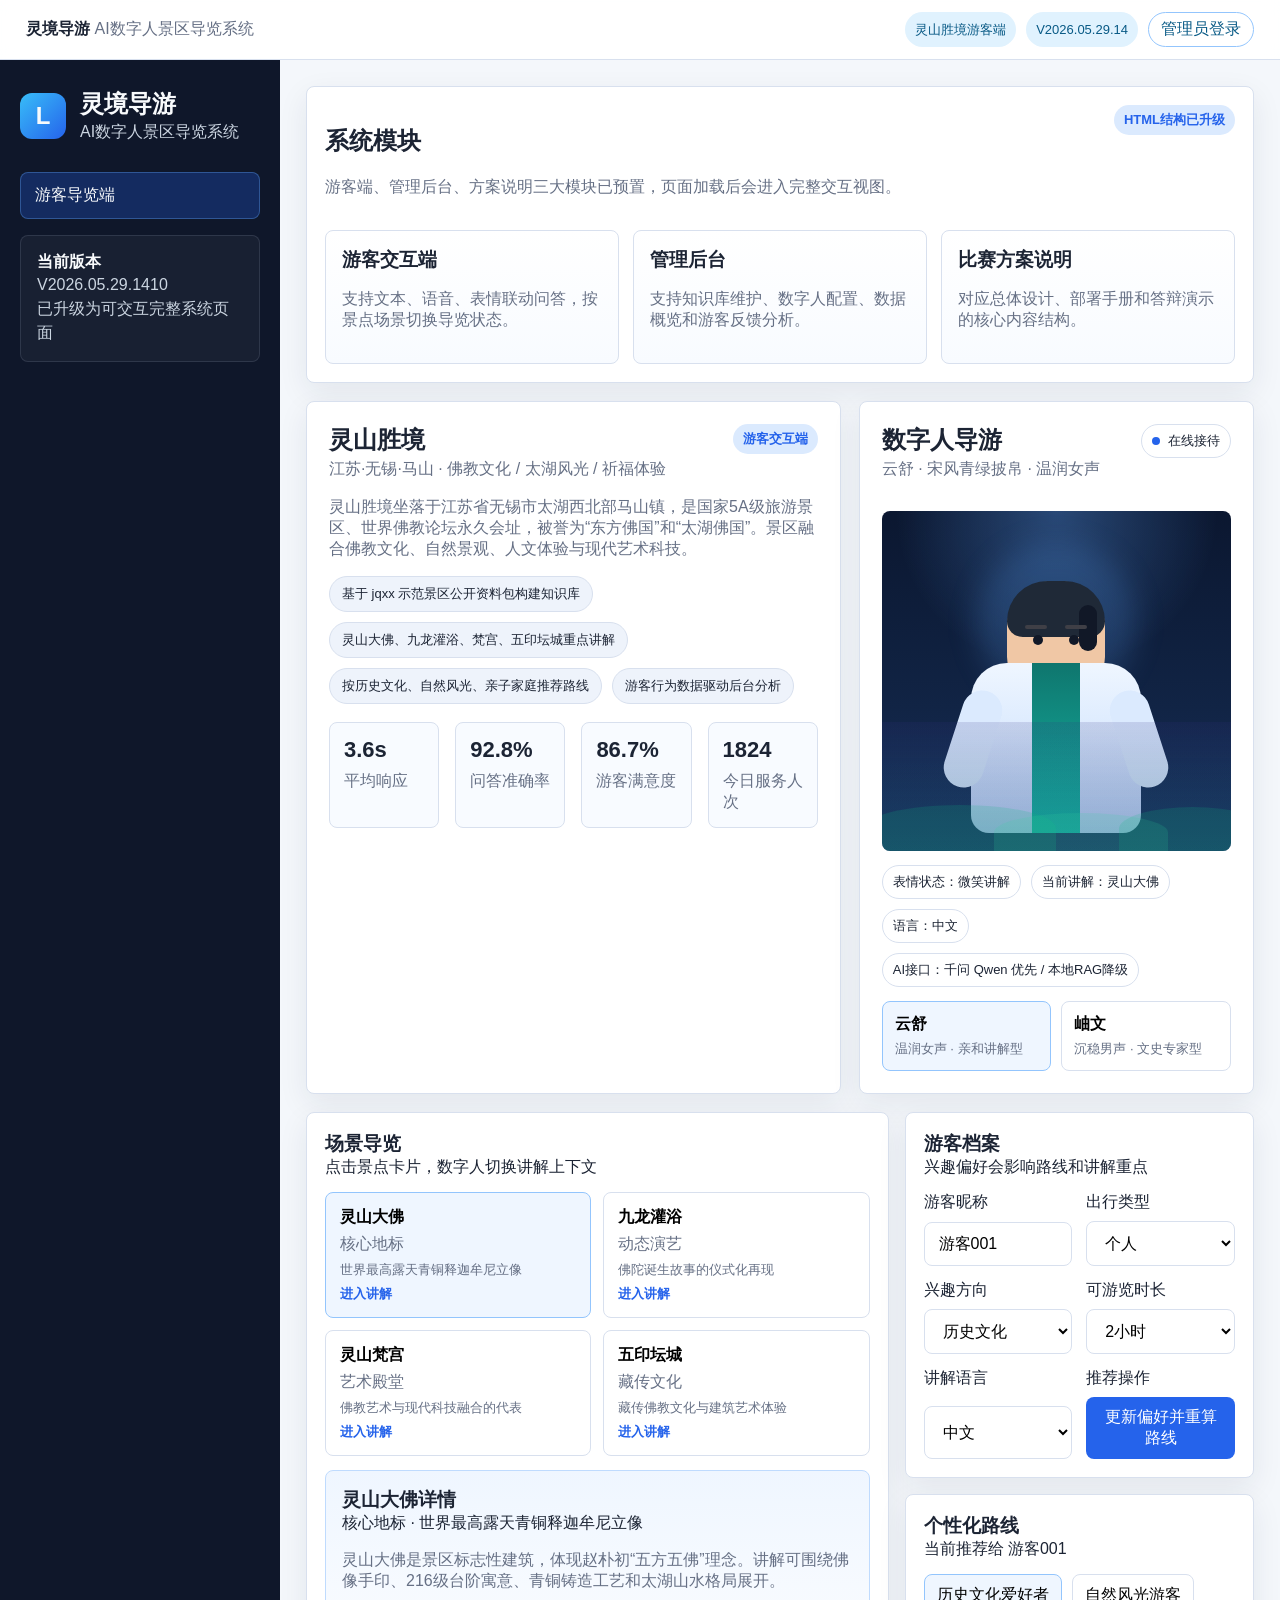
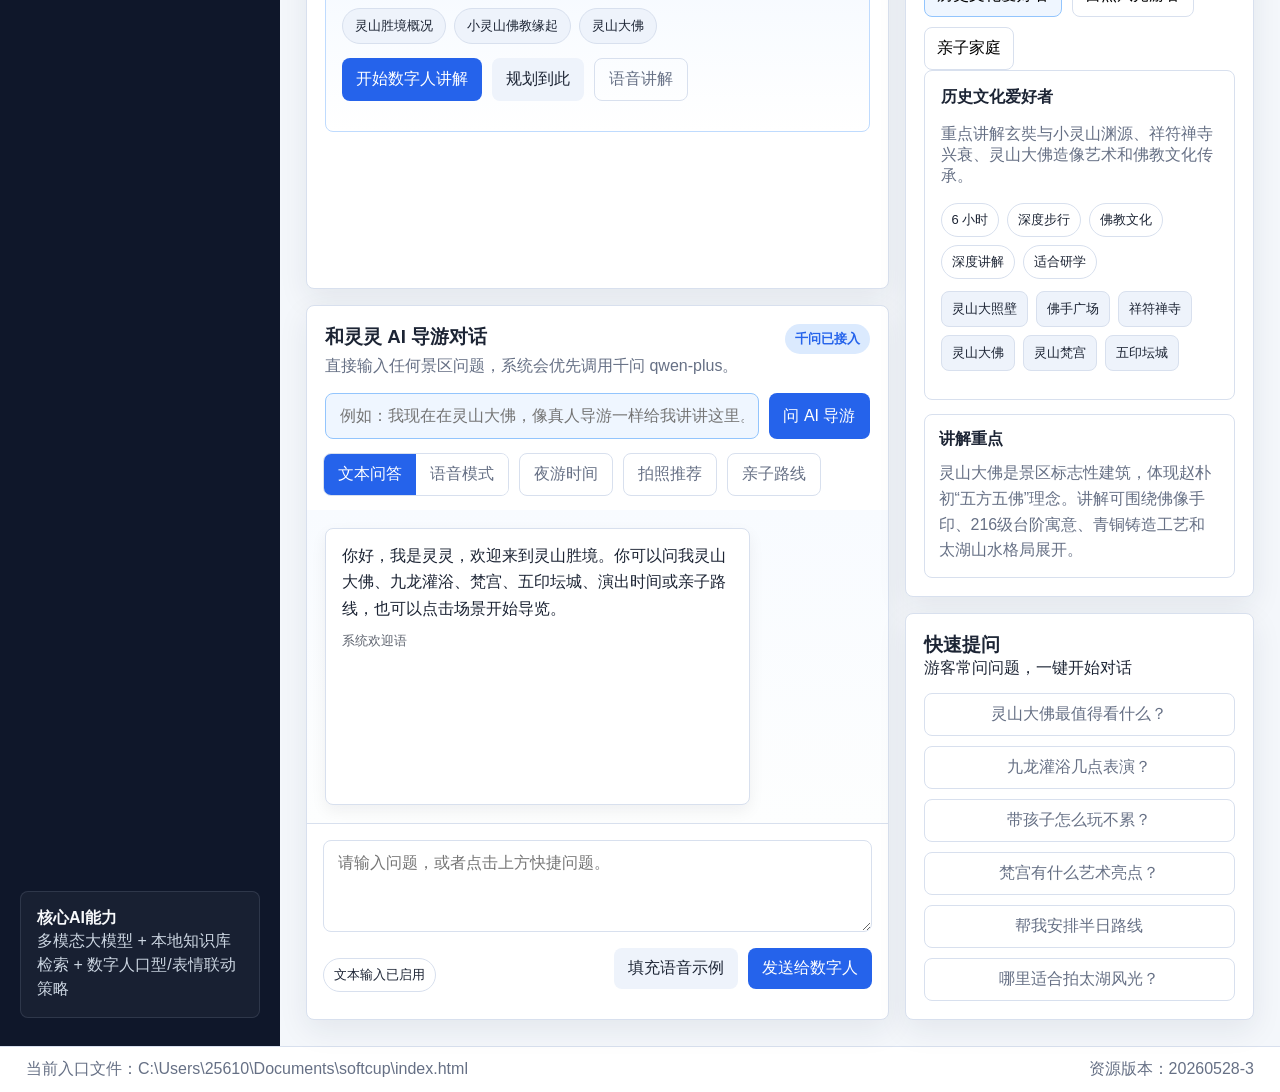
<file: index.html>
<!DOCTYPE html>
<html lang="zh-CN">
<head>
  <meta charset="UTF-8">
  <meta name="viewport" content="width=device-width, initial-scale=1.0">
  <title>灵境导游 - AI数字人景区导览系统</title>
  <meta name="description" content="具备语音、文本、表情多模态交互能力的 AI 数字人景区导览系统">
  <link rel="stylesheet" href="styles.css?v=20260529-1410">
</head>
<body>
  <header class="topbar">
    <div class="topbar-inner">
      <div>
        <strong>灵境导游</strong>
        <span class="topbar-subtitle">AI数字人景区导览系统</span>
      </div>
      <div class="topbar-meta">
        <span class="topbar-tag">完整系统版</span>
        <span class="topbar-tag">V2026.05.29.1410</span>
      </div>
    </div>
  </header>

  <div class="shell">
    <aside class="sidebar">
      <div>
        <div class="brand">
          <div class="brand-mark">L</div>
          <div>
            <h1>灵境导游</h1>
            <p>AI数字人景区导览系统</p>
          </div>
        </div>
        <nav class="nav">
          <button class="nav-btn active" data-view="tourist">游客交互端</button>
          <button class="nav-btn" data-view="admin">管理后台</button>
          <button class="nav-btn" data-view="docs">方案说明</button>
        </nav>
        <div class="sidebar-note" style="margin-top:16px;">
          <strong>当前版本</strong>
          <p>V2026.05.29.1410<br>已升级为可交互完整系统页面</p>
        </div>
      </div>
      <div class="sidebar-note">
        <strong>核心AI能力</strong>
        <p>多模态大模型 + 本地知识库检索 + 数字人口型/表情联动策略</p>
      </div>
    </aside>

    <main class="main">
      <section class="panel preload-panel">
        <div class="preload-header">
          <div>
            <h2>系统模块</h2>
            <p>游客端、管理后台、方案说明三大模块已预置，页面加载后会进入完整交互视图。</p>
          </div>
          <span class="badge">HTML结构已升级</span>
        </div>
        <div class="preload-grid">
          <article class="preload-card">
            <h3>游客交互端</h3>
            <p>支持文本、语音、表情联动问答，按景点场景切换导览状态。</p>
          </article>
          <article class="preload-card">
            <h3>管理后台</h3>
            <p>支持知识库维护、数字人配置、数据概览和游客反馈分析。</p>
          </article>
          <article class="preload-card">
            <h3>比赛方案说明</h3>
            <p>对应总体设计、部署手册和答辩演示的核心内容结构。</p>
          </article>
        </div>
      </section>

      <section id="tourist-view" class="view active" aria-label="游客交互端"></section>
      <section id="admin-view" class="view" aria-label="管理后台"></section>
      <section id="docs-view" class="view" aria-label="方案说明"></section>
    </main>
  </div>

  <footer class="app-footer">
    <div class="app-footer-inner">
      <span>当前入口文件：C:\Users\25610\Documents\softcup\index.html</span>
      <span>资源版本：20260528-3</span>
    </div>
  </footer>

  <noscript>
    <div class="noscript-banner">
      当前页面需要启用 JavaScript 才能加载完整的数字人导览系统。
    </div>
  </noscript>

  <script>
/* inlined app bundle for file:// and http parity */
const scenicSpot = {
  name: "灵山胜境",
  city: "江苏·无锡·马山",
  theme: "佛教文化 / 太湖风光 / 祈福体验",
  overview:
    "灵山胜境坐落于江苏省无锡市太湖西北部马山镇，是国家5A级旅游景区、世界佛教论坛永久会址，被誉为“东方佛国”和“太湖佛国”。景区融合佛教文化、自然景观、人文体验与现代艺术科技。",
  highlights: [
    "基于 jqxx 示范景区公开资料包构建知识库",
    "灵山大佛、九龙灌浴、梵宫、五印坛城重点讲解",
    "按历史文化、自然风光、亲子家庭推荐路线",
    "游客行为数据驱动后台分析"
  ]
};

const scenicSpots = [
  {
    id: "buddha",
    name: "灵山大佛",
    label: "核心地标",
    teaser: "世界最高露天青铜释迦牟尼立像",
    mood: "thinking",
    script: "灵山大佛是景区标志性建筑，体现赵朴初“五方五佛”理念。讲解可围绕佛像手印、216级台阶寓意、青铜铸造工艺和太湖山水格局展开。"
  },
  {
    id: "bath",
    name: "九龙灌浴",
    label: "动态演艺",
    teaser: "佛陀诞生故事的仪式化再现",
    mood: "calm",
    script: "九龙灌浴以“花开见佛”和九条龙吐水为核心场景，再现佛陀诞生故事，是祈福体验和亲子讲解的重点区域。"
  },
  {
    id: "palace",
    name: "灵山梵宫",
    label: "艺术殿堂",
    teaser: "佛教艺术与现代科技融合的代表",
    mood: "smile",
    script: "灵山梵宫被誉为“佛教艺术的卢浮宫”，汇集东阳木雕、敦煌壁画、景泰蓝、琉璃艺术与声光电技术，也是《吉祥颂》演出的重要场所。"
  },
  {
    id: "tantric",
    name: "五印坛城",
    label: "藏传文化",
    teaser: "藏传佛教文化与建筑艺术体验",
    mood: "excited",
    script: "五印坛城集中展现藏传佛教建筑、曼荼罗文化和转经祈福体验，适合对多元佛教文化和建筑艺术感兴趣的游客。"
  }
];

const knowledgeBase = [
  {
    id: 1,
    title: "灵山胜境概况",
    category: "历史文化",
    keywords: ["灵山", "概况", "历史", "无锡", "太湖", "马山"],
    content:
      "灵山胜境坐落于江苏省无锡市太湖西北部马山镇，地处秦履峰、青龙山、白虎山三山环抱之间，是国家5A级旅游景区、世界佛教论坛永久会址，被誉为“东方佛国”和“太湖佛国”。",
    status: "已启用",
    spotId: "buddha"
  },
  {
    id: 2,
    title: "小灵山佛教缘起",
    category: "核心景点",
    keywords: ["玄奘", "小灵山", "窥基", "佛教", "祥符禅寺"],
    content:
      "唐贞观年间，玄奘法师西行取经归来途经马山，见此地山形酷似印度灵鹫山，遂命名“小灵山”，并嘱咐弟子窥基法师在此住持道场，奠定了此地佛教根基。",
    status: "已启用",
    spotId: "buddha"
  },
  {
    id: 3,
    title: "灵山大佛",
    category: "核心景点",
    keywords: ["灵山大佛", "大佛", "青铜", "五方五佛", "抱佛脚"],
    content:
      "灵山大佛于1997年11月15日落成开光，是景区标志性建筑。讲解重点包括佛像手印含义、216级台阶寓意、青铜铸造工艺以及赵朴初提出的“五方五佛”理念。",
    status: "已启用",
    spotId: "buddha"
  },
  {
    id: 4,
    title: "灵山梵宫",
    category: "佛教艺术",
    keywords: ["梵宫", "吉祥颂", "佛教艺术", "东阳木雕", "敦煌壁画"],
    content:
      "灵山梵宫被誉为“佛教艺术的卢浮宫”，融合菩提伽耶塔风格与中国石窟艺术，内部汇集东阳木雕、敦煌壁画、扬州漆器、景泰蓝、寿山石雕等传统工艺，并运用声光电技术打造沉浸体验。",
    status: "已启用",
    spotId: "palace"
  },
  {
    id: 5,
    title: "九龙灌浴与吉祥颂",
    category: "文旅演艺",
    keywords: ["九龙灌浴", "吉祥颂", "演出", "表演", "祈福"],
    content:
      "九龙灌浴每日约4-5场表演，建议提前到达占位；《吉祥颂》演出通常为10:35、11:30、14:00、16:00，时长约20分钟，具体以景区公告为准。",
    status: "已启用",
    spotId: "bath"
  },
  {
    id: 6,
    title: "实用游览贴士",
    category: "游客服务",
    keywords: ["门票", "餐饮", "素斋", "住宿", "导游", "时间"],
    content:
      "建议春秋季节游览，上午9点前入园可避开高峰。景区内可体验梵宫素斋自助、素面套餐、灵山精舍素斋；导游讲解服务约300元起。游览需穿舒适鞋，并尊重佛教文化场所礼仪。",
    status: "已启用",
    spotId: "palace"
  }
];

const routes = [
  {
    id: "history",
    audience: "历史文化爱好者",
    duration: "6 小时",
    pace: "深度步行",
    stops: ["灵山大照壁", "佛手广场", "祥符禅寺", "灵山大佛", "灵山梵宫", "五印坛城"],
    focus: "重点讲解玄奘与小灵山渊源、祥符禅寺兴衰、灵山大佛造像艺术和佛教文化传承。",
    tags: ["佛教文化", "深度讲解", "适合研学"]
  },
  {
    id: "nature",
    audience: "自然风光游客",
    duration: "5 小时",
    pace: "轻松漫游",
    stops: ["佛足坛", "九龙灌浴", "菩提大道", "灵山大佛", "曼飞龙塔", "灵山精舍"],
    focus: "突出太湖风光、青龙山白虎山环抱格局、禅意园林和大佛观景平台。",
    tags: ["太湖风光", "拍照", "轻松"]
  },
  {
    id: "family",
    audience: "亲子家庭",
    duration: "4 小时",
    pace: "互动体验",
    stops: ["九龙灌浴", "佛手广场", "百子戏弥勒", "灵山梵宫", "五印坛城"],
    focus: "用生动语言讲述佛陀诞生故事，结合祈福、雕塑观察和互动演出降低理解门槛。",
    tags: ["亲子", "祈福互动", "轻松"]
  }
];

const analytics = {
  serviceCountToday: 1824,
  serviceCountWeek: 11890,
  avgResponseSeconds: 3.6,
  satisfaction: 94.2,
  responseAccuracy: 92.8,
  emotionTrend: [
    { day: "周一", value: 72 },
    { day: "周二", value: 78 },
    { day: "周三", value: 80 },
    { day: "周四", value: 76 },
    { day: "周五", value: 88 },
    { day: "周六", value: 93 },
    { day: "周日", value: 91 }
  ],
  feedbacks: [
    {
      user: "游客A12",
      score: 5,
      emotion: "满意",
      content: "喜欢夜游灯彩和数字人语音讲解，路线推荐节省了排队时间。"
    },
    {
      user: "游客B07",
      score: 3,
      emotion: "中性",
      content: "问答准确，但在湿地区域语音识别受风噪影响。"
    },
    {
      user: "游客C31",
      score: 5,
      emotion: "惊喜",
      content: "亲子模式中的互动任务提高了孩子参与感。"
    }
  ]
};

const avatarProfiles = [
  {
    id: "classic",
    name: "云舒",
    costume: "宋风青绿披帛",
    voice: "温润女声",
    style: "亲和讲解型",
    mood: "smile",
    summary: "整体风格温和、可靠，适合多数游客日常导览。"
  },
  {
    id: "scholar",
    name: "岫文",
    costume: "书院长衫",
    voice: "沉稳男声",
    style: "文史专家型",
    mood: "calm",
    summary: "更适合研学团、历史文化深度讲解。"
  }
];

const docsContent = {
  architecture: [
    "游客端：支持文本输入、语音录入按钮、数字人口型和表情状态反馈、推荐路线展示。",
    "AI 中枢：多模态大模型负责理解游客意图；RAG 知识库负责景区事实问答；推荐引擎基于兴趣标签和游览时段生成路线。",
    "管理后台：知识库管理、数字人配置、感受度分析、运营指标大屏。",
    "可落地扩展：将当前静态数据服务替换为 FastAPI 或 Flask + 向量数据库 + 实时 TTS/ASR 即可进入工程化部署。"
  ],
  tech: [
    "多模态大模型：可接入 Qwen-Omni、GLM-4.1V、GPT-4o 等支持语音、视觉、文本协同的模型。",
    "语音能力：Whisper 或 FunASR 负责语音识别，Paraformer、Edge-TTS、ChatTTS 负责语音合成。",
    "知识库：景区公开资料分块、向量化入库，结合关键词过滤和重排保障事实性准确率。",
    "数字人：可接 Live2D + Web Audio 驱动口型，也可对接开源 2D 数字人或 Unreal、Unity 方案。"
  ]
};

const seedAnalytics = analytics;
const seedAvatarProfiles = avatarProfiles;
const seedKnowledgeBase = knowledgeBase;


const STORAGE_KEY = "softcup-lingshan-guide-state-v2";
const API_LOG_LIMIT = 12;

function clone(value) {
  return JSON.parse(JSON.stringify(value));
}

function loadStore() {
  const fallback = {
    knowledgeBase: clone(seedKnowledgeBase),
    avatarProfiles: clone(seedAvatarProfiles),
    feedbacks: clone(seedAnalytics.feedbacks),
    apiLogs: [],
    visitorProfile: {
      name: "游客001",
      interest: "history",
      duration: "2小时",
      groupType: "个人",
      language: "中文"
    }
  };

  try {
    const raw = localStorage.getItem(STORAGE_KEY);
    if (!raw) return fallback;
    const parsed = JSON.parse(raw);
    return {
      ...fallback,
      ...parsed
    };
  } catch {
    return fallback;
  }
}

function saveStore(store) {
  localStorage.setItem(STORAGE_KEY, JSON.stringify(store));
}

function getStore() {
  return loadStore();
}

function updateStore(updater) {
  const current = loadStore();
  const next = updater(clone(current));
  saveStore(next);
  return next;
}

function createApiResult(endpoint, method, data, message = "接口调用成功") {
  const result = {
    code: 0,
    endpoint,
    method,
    message,
    data,
    requestId: `REQ-${Date.now()}`,
    time: new Date().toLocaleString()
  };

  updateStore((store) => {
    store.apiLogs = [
      {
        endpoint,
        method,
        message,
        requestId: result.requestId,
        time: result.time
      },
      ...(store.apiLogs || [])
    ].slice(0, API_LOG_LIMIT);
    return store;
  });

  return result;
}

const emotionMap = {
  history: "thinking",
  cultural: "thinking",
  natural: "smile",
  family: "excited",
  service: "calm",
  default: "smile"
};

function detectIntent(message) {
  const text = message.toLowerCase();
  if (/(历史|古城|城墙|朝代|文化|博物馆)/.test(text)) return "history";
  if (/(自然|风光|湿地|拍照|观鸟|栈道|晚霞)/.test(text)) return "natural";
  if (/(亲子|孩子|家庭|手作|体验)/.test(text)) return "family";
  if (/(厕所|停车|服务|餐饮|母婴|无障碍)/.test(text)) return "service";
  if (/(几点|时间|夜游|演出)/.test(text)) return "cultural";
  return "default";
}

function activeKnowledgeBase() {
  return loadStore().knowledgeBase.filter((item) => item.status !== "已停用");
}

function searchKnowledge(message, spotId) {
  const text = message.trim();
  const base = activeKnowledgeBase();
  const matches = base
    .map((item) => {
      let score = 0;
      item.keywords.forEach((keyword) => {
        if (text.includes(keyword)) score += 2;
      });
      if (text.includes(item.category)) score += 1;
      if (text.includes(item.title)) score += 2;
      if (spotId && item.spotId === spotId) score += 3;
      return { item, score };
    })
    .sort((a, b) => b.score - a.score);

  return matches[0]?.item || base[0];
}

function recommendRoute(message, interest) {
  const intent = detectIntent(message);
  if (intent === "history" || intent === "cultural" || interest === "history") return routes[0];
  if (intent === "natural" || interest === "nature") return routes[1];
  if (intent === "family" || interest === "family" || interest === "service") return routes[2];
  return routes[0];
}

function summarizeFeedback(feedback) {
  const summary = feedback.content || "游客提交了简短反馈。";
  const suggestion = feedback.emotion === "不满" || feedback.score <= 2
    ? "建议优先回看该时段的交互链路和景点导览内容。"
    : "建议保留当前服务风格，并继续丰富多语种讲解。";
  return {
    user: feedback.user,
    sentiment: scoreToSentiment(feedback.score, feedback.emotion),
    summary,
    suggestion
  };
}

function scoreToSentiment(score, emotion) {
  if (score >= 4 || ["满意", "惊喜"].includes(emotion)) return "积极";
  if (score === 3 || emotion === "中性") return "中性";
  return "待改善";
}

function computeAnalytics() {
  const store = loadStore();
  const base = clone(seedAnalytics);
  const dynamicFeedbacks = store.feedbacks;
  const avgScore =
    dynamicFeedbacks.reduce((sum, item) => sum + (item.score || 4), 0) / Math.max(dynamicFeedbacks.length, 1);

  const satisfaction = Number((avgScore / 5 * 100).toFixed(1));
  const hotQuestions = [
    "夜游演艺几点开始？",
    "哪里适合拍照看晚霞？",
    "亲子路线怎么安排？",
    "城墙遗址有哪些看点？"
  ];

  return {
    ...base,
    satisfaction,
    hotQuestions,
    feedbacks: dynamicFeedbacks.map(summarizeFeedback)
  };
}

function getScenicProfile() {
  return scenicSpot;
}

function getAvatarProfiles() {
  return loadStore().avatarProfiles;
}

function getKnowledgeBase() {
  return loadStore().knowledgeBase;
}

function getRoutes() {
  return routes;
}

function getAnalytics() {
  return computeAnalytics();
}

function createLiveSnapshot() {
  return {
    scenic: scenicSpot,
    avatars: getAvatarProfiles(),
    knowledge: getKnowledgeBase(),
    routes: getRoutes(),
    analytics: getAnalytics(),
    spots: scenicSpots,
    apiLogs: loadStore().apiLogs || []
  };
}

function updateVisitorProfile(profile) {
  const store = updateStore((draft) => {
    draft.visitorProfile = profile;
    return draft;
  });

  return createApiResult(
    "/api/visitor/profile",
    "PUT",
    store.visitorProfile,
    "游客档案已更新，路线推荐接口已重新计算"
  );
}

function switchGuideScene(spotId) {
  const spot = scenicSpots.find((item) => item.id === spotId) || scenicSpots[0];
  return createApiResult(
    "/api/guide/scene",
    "POST",
    { spot },
    `已切换到${spot.name}讲解场景`
  );
}

function startSpotGuide(spotId, mode = "text") {
  const spot = scenicSpots.find((item) => item.id === spotId) || scenicSpots[0];
  const relatedKnowledge = activeKnowledgeBase().filter((item) => item.spotId === spot.id);
  return createApiResult(
    "/api/guide/spot/start",
    "POST",
    {
      spot,
      mode,
      script: spot.script,
      knowledge: relatedKnowledge,
      nextQuestions: [
        `${spot.name}最值得看的是什么？`,
        `帮我讲讲${spot.name}的历史故事。`,
        `从${spot.name}下一站应该去哪？`
      ]
    },
    `已进入${spot.name}数字人讲解`
  );
}

function planRouteToSpot(spotId, interest = "history") {
  const spot = scenicSpots.find((item) => item.id === spotId) || scenicSpots[0];
  const route = recommendRoute(spot.name, interest);
  return createApiResult(
    "/api/routes/spot-plan",
    "POST",
    {
      targetSpot: spot,
      route,
      eta: "12 分钟",
      navigationTips: [
        "沿主路前行，避开施工区域。",
        "若 GPS 信号弱，可扫描沿途二维码继续定位。",
        "到达后自动切换数字人讲解词。"
      ]
    },
    `已生成前往${spot.name}的路线`
  );
}

function switchRoute(routeId) {
  const route = routes.find((item) => item.id === routeId) || routes[0];
  return createApiResult(
    "/api/routes/active",
    "PUT",
    { route },
    `已切换到${route.audience}`
  );
}

function updateVisitorProfileLegacy(profile) {
  updateStore((store) => {
    store.visitorProfile = profile;
    return store;
  });
}

function chatWithGuide(message, context = {}) {
  const source = searchKnowledge(message, context.spotId);
  const route = recommendRoute(message, context.interest);
  const intent = detectIntent(message);
  const emotion = emotionMap[intent] || emotionMap.default;
  const spot = scenicSpots.find((item) => item.id === context.spotId) || scenicSpots[0];
  const answer =
    `你好，${context.visitorName || "游客"}。这里是${scenicSpot.name}数字导游。` +
    `${source.content}` +
    ` 当前你所在的讲解场景是${spot.name}。` +
    ` 我推荐你参考“${route.audience}”路线，重点站点包括${route.stops.join("、")}。` +
    ` 如果需要，我还可以继续细讲每个站点的故事、拍照点和休息服务。`;

  const payload = {
    channel: context.channel || "text",
    answer,
    sourceTitle: source.title,
    route,
    emotion
  };

  return createApiResult(
    "/api/guide/chat",
    "POST",
    payload,
    "数字人问答接口已返回"
  );
}

async function chatWithQwenGuide(message, context = {}) {
  const localResult = chatWithGuide(message, context);

  try {
    const requestBody = JSON.stringify({
      message,
      context,
      knowledge: activeKnowledgeBase(),
      model: "qwen-plus"
    });
    const origins = [
      window.location.origin,
      "http://127.0.0.1:8000",
      "http://localhost:8000"
    ].filter(Boolean);
    let response = null;
    let lastError = null;

    for (const origin of [...new Set(origins)]) {
      try {
        response = await fetch(`${origin}/api/qwen/chat`, {
          method: "POST",
          mode: "cors",
          cache: "no-store",
          headers: { "Content-Type": "application/json" },
          body: requestBody
        });
        if (response.ok) break;
        lastError = new Error(`Qwen proxy returned ${response.status}`);
      } catch (error) {
        lastError = error;
      }
    }

    if (!response || !response.ok) {
      throw lastError || new Error("Qwen proxy request failed");
    }

    const data = await response.json();
    const qwenPayload = {
      ...localResult.data,
      answer: data.answer,
      sourceTitle: "千问 Qwen + 本地景区知识库",
      provider: data.provider || "qwen",
      model: data.model || "qwen-plus"
    };

    return createApiResult(
      "/api/qwen/chat",
      "POST",
      qwenPayload,
      `千问 ${qwenPayload.model} 已生成回答`
    );
  } catch (error) {
    return createApiResult(
      "/api/qwen/chat",
      "POST",
      {
        ...localResult.data,
        provider: "local-fallback",
        model: "local-rag",
        error: error.message
      },
      "千问未启用或请求失败，已降级到本地知识库回答"
    );
  }
}

function addKnowledgeItem({ title, category, keywords, content }) {
  const store = updateStore((store) => {
    store.knowledgeBase.unshift({
      id: `kb-${Date.now()}`,
      title,
      category,
      keywords: keywords.split(",").map((item) => item.trim()).filter(Boolean),
      content,
      status: "已启用",
      spotId: "wall"
    });
    return store;
  });

  return createApiResult(
    "/api/admin/knowledge",
    "POST",
    { total: store.knowledgeBase.length, item: store.knowledgeBase[0] },
    "知识条目已新增并完成索引"
  );
}

function toggleKnowledgeStatus(id) {
  let updated = null;
  updateStore((store) => {
    const item = store.knowledgeBase.find((entry) => String(entry.id) === String(id));
    if (item) {
      item.status = item.status === "已启用" ? "已停用" : "已启用";
      updated = item;
    }
    return store;
  });

  return createApiResult(
    `/api/admin/knowledge/${id}/status`,
    "PATCH",
    { item: updated },
    updated ? `知识条目已${updated.status === "已启用" ? "启用" : "停用"}` : "未找到知识条目"
  );
}

function removeKnowledgeItem(id) {
  const store = updateStore((store) => {
    store.knowledgeBase = store.knowledgeBase.filter((entry) => String(entry.id) !== String(id));
    return store;
  });

  return createApiResult(
    `/api/admin/knowledge/${id}`,
    "DELETE",
    { total: store.knowledgeBase.length },
    "知识条目已删除"
  );
}

function saveAvatarProfile(profile) {
  updateStore((store) => {
    store.avatarProfiles = store.avatarProfiles.map((item) =>
      item.id === profile.id ? { ...item, ...profile } : item
    );
    return store;
  });

  return createApiResult(
    `/api/admin/avatar/${profile.id}`,
    "PUT",
    { profile },
    "数字人配置已保存"
  );
}

function submitVisitorFeedback(feedback) {
  const store = updateStore((store) => {
    store.feedbacks.unshift({
      user: feedback.user,
      score: feedback.score,
      emotion: feedback.emotion,
      content: feedback.content,
      sentiment: scoreToSentiment(feedback.score, feedback.emotion)
    });
    return store;
  });

  return createApiResult(
    "/api/visitor/feedback",
    "POST",
    { feedback: store.feedbacks[0], total: store.feedbacks.length },
    "游客反馈已提交并进入感受度分析"
  );
}

function buildFeedbackReport() {
  const analytics = computeAnalytics();
  const positiveCount = analytics.feedbacks.filter((item) => item.sentiment === "积极").length;
  const neutralCount = analytics.feedbacks.filter((item) => item.sentiment === "中性").length;
  const negativeCount = analytics.feedbacks.length - positiveCount - neutralCount;

  return {
    positiveRate: ((positiveCount / analytics.feedbacks.length) * 100).toFixed(1),
    neutralRate: ((neutralCount / analytics.feedbacks.length) * 100).toFixed(1),
    negativeRate: ((negativeCount / analytics.feedbacks.length) * 100).toFixed(1),
    keywords: ["夜游体验", "路线推荐", "风噪识别", "亲子互动", "多语种讲解"],
    advice: [
      "在湿地及风口区域启用降噪 ASR 模型和离线文本快捷提问。",
      "将夜游内容与热门打卡点绑定，提升游客停留时长与二次消费转化。",
      "增加英文、日语和无障碍模式，扩展国际游客与特殊人群服务能力。"
    ]
  };
}


const scenic = getScenicProfile();

const state = {
  currentView: "tourist",
  adminTab: "overview",
  adminLoggedIn: false,
  adminLoginOpen: false,
  currentMode: "text",
  currentEmotion: "smile",
  activeAvatar: getAvatarProfiles()[0],
  visitorProfile: {
    name: "游客001",
    interest: "history",
    duration: "2小时",
    groupType: "个人",
    language: "中文"
  },
  currentRouteId: "history",
  selectedSpotId: "buddha",
  activeSpotDetail: null,
  messageInput: "",
  lastApiResult: null,
  aiLoading: false,
  voiceDraft: "我对历史文化感兴趣，帮我推荐一条 2 小时路线。",
  newKnowledge: {
    title: "",
    category: "历史文化",
    keywords: "",
    content: ""
  },
  feedbackForm: {
    score: 5,
    emotion: "满意",
    content: ""
  },
  messages: [
    {
      role: "assistant",
      content: "你好，我是灵灵，欢迎来到灵山胜境。你可以问我灵山大佛、九龙灌浴、梵宫、五印坛城、演出时间或亲子路线，也可以点击场景开始导览。",
      meta: "系统欢迎语"
    }
  ]
};

const touristView = document.querySelector("#tourist-view");
const adminView = document.querySelector("#admin-view");
const docsView = document.querySelector("#docs-view");

function renderApp() {
  renderShellNav();
  renderTourist();
  renderAdmin();
  renderDocs();
  bindGlobalNav();
  bindShellEvents();
}

function renderShellNav() {
  const nav = document.querySelector(".nav");
  if (nav) {
    nav.innerHTML = state.adminLoggedIn
      ? `
        <button class="nav-btn ${state.currentView === "tourist" ? "active" : ""}" data-view="tourist">游客导览端</button>
        <button class="nav-btn ${state.currentView === "admin" ? "active" : ""}" data-view="admin">管理后台</button>
        <button class="nav-btn ${state.currentView === "docs" ? "active" : ""}" data-view="docs">方案说明</button>
      `
      : `
        <button class="nav-btn active" data-view="tourist">游客导览端</button>
      `;
  }

  const topbarMeta = document.querySelector(".topbar-meta");
  if (topbarMeta) {
    topbarMeta.innerHTML = `
      <span class="topbar-tag">灵山胜境游客端</span>
      <span class="topbar-tag">V2026.05.29.14</span>
      ${state.adminLoggedIn
        ? `<button class="topbar-login" data-shell-action="logout-admin">退出后台</button>`
        : `<button class="topbar-login" data-shell-action="open-admin-login">管理员登录</button>`}
    `;
  }
}

function bindGlobalNav() {
  document.querySelectorAll(".nav-btn").forEach((button) => {
    button.classList.toggle("active", button.dataset.view === state.currentView);
    button.onclick = () => {
      if (button.dataset.view === "admin" && !state.adminLoggedIn) {
        state.adminLoginOpen = true;
        renderApp();
        return;
      }
      state.currentView = button.dataset.view;
      document.querySelectorAll(".view").forEach((view) => view.classList.remove("active"));
      document.querySelector(`#${button.dataset.view}-view`).classList.add("active");
      window.scrollTo({ top: 0, behavior: "smooth" });
      bindGlobalNav();
    };
  });
}

function bindShellEvents() {
  document.querySelectorAll("[data-shell-action]").forEach((button) => {
    button.onclick = () => {
      const action = button.dataset.shellAction;
      if (action === "open-admin-login") {
        state.adminLoginOpen = true;
        renderApp();
      }
      if (action === "close-admin-login") {
        state.adminLoginOpen = false;
        renderApp();
      }
      if (action === "login-admin") {
        const account = document.querySelector("#admin-account")?.value.trim();
        const password = document.querySelector("#admin-password")?.value.trim();
        if (account === "admin" && password === "123456") {
          state.adminLoggedIn = true;
          state.adminLoginOpen = false;
          state.currentView = "admin";
          document.querySelectorAll(".view").forEach((view) => view.classList.remove("active"));
          document.querySelector("#admin-view").classList.add("active");
          renderApp();
        } else {
          alert("管理员账号或密码错误。演示账号：admin，密码：123456");
        }
      }
      if (action === "logout-admin") {
        state.adminLoggedIn = false;
        state.currentView = "tourist";
        document.querySelectorAll(".view").forEach((view) => view.classList.remove("active"));
        document.querySelector("#tourist-view").classList.add("active");
        renderApp();
      }
    };
  });
}

function renderTourist() {
  const snapshot = createLiveSnapshot();
  const route = snapshot.routes.find((item) => item.id === state.currentRouteId) || snapshot.routes[0];
  const selectedSpot = snapshot.spots.find((item) => item.id === state.selectedSpotId) || snapshot.spots[0];

  touristView.innerHTML = `
    <section class="hero">
      <div class="panel hero-card">
        <div class="section-title">
          <div>
            <h2>${scenic.name}</h2>
            <p>${scenic.city} · ${scenic.theme}</p>
          </div>
          <span class="badge">游客交互端</span>
        </div>
        <p class="muted">${scenic.overview}</p>
        <div class="hero-highlights">
          ${scenic.highlights.map((item) => `<span class="pill">${item}</span>`).join("")}
        </div>
        <div class="grid-4" style="margin-top:18px;">
          <div class="status-card">
            <strong>${snapshot.analytics.avgResponseSeconds}s</strong>
            <span>平均响应</span>
          </div>
          <div class="status-card">
            <strong>${snapshot.analytics.responseAccuracy}%</strong>
            <span>问答准确率</span>
          </div>
          <div class="status-card">
            <strong>${snapshot.analytics.satisfaction}%</strong>
            <span>游客满意度</span>
          </div>
          <div class="status-card">
            <strong>${snapshot.analytics.serviceCountToday}</strong>
            <span>今日服务人次</span>
          </div>
        </div>
      </div>

      <div class="panel hero-card digital-human">
        <div class="section-title">
          <div>
            <h2>数字人导游</h2>
            <p>${state.activeAvatar.name} · ${state.activeAvatar.costume} · ${state.activeAvatar.voice}</p>
          </div>
          <span class="tag"><span class="dot"></span>在线接待</span>
        </div>
        <div class="avatar-stage">
          <div class="halo"></div>
          <div class="avatar">
            <div class="head">
              <div class="hair"></div>
              <div class="brow left"></div>
              <div class="brow right"></div>
              <div class="eye left"></div>
              <div class="eye right"></div>
              <div class="mouth ${state.currentEmotion}" id="mouth"></div>
            </div>
            <div class="body">
              <div class="sash"></div>
            </div>
          </div>
          <div class="scenery">
            <div class="hill one"></div>
            <div class="hill two"></div>
            <div class="hill three"></div>
          </div>
        </div>
        <div class="expression-row">
          <span class="tag">表情状态：${emotionLabel(state.currentEmotion)}</span>
          <span class="tag">当前讲解：${selectedSpot.name}</span>
          <span class="tag">语言：${state.visitorProfile.language}</span>
          <span class="tag">AI接口：千问 Qwen 优先 / 本地RAG降级</span>
        </div>
        <div class="avatar-picker">
          ${snapshot.avatars.map((avatar) => `
            <button class="avatar-choice ${avatar.id === state.activeAvatar.id ? "active" : ""}" data-action="choose-avatar" data-avatar-id="${avatar.id}">
              <strong>${avatar.name}</strong>
              <span>${avatar.voice} · ${avatar.style}</span>
            </button>
          `).join("")}
        </div>
      </div>
    </section>

    <section class="tourist-workbench">
      <div class="tourist-left">
        <div class="panel pad">
          <div class="panel-title">
            <div>
              <h3>场景导览</h3>
              <p>点击景点卡片，数字人切换讲解上下文</p>
            </div>
          </div>
          <div class="spot-grid">
            ${snapshot.spots.map((spot) => `
              <button class="spot-card ${spot.id === state.selectedSpotId ? "active" : ""}" data-action="select-spot" data-spot-id="${spot.id}">
                <strong>${spot.name}</strong>
                <span>${spot.label}</span>
                <small>${spot.teaser}</small>
                <em>进入讲解</em>
              </button>
            `).join("")}
          </div>
          ${renderSpotDetail(selectedSpot, snapshot)}
        </div>

        <div class="panel chat-panel">
          <div class="ai-chat-head">
            <div>
          <h3>和灵灵 AI 导游对话</h3>
              <p>直接输入任何景区问题，系统会优先调用千问 qwen-plus。</p>
            </div>
            <span class="badge">${state.aiLoading ? "千问生成中" : "千问已接入"}</span>
          </div>
          <div class="quick-ai-composer">
            <input id="quick-ai-input" value="${escapeHtml(state.messageInput)}" placeholder="例如：我现在在灵山大佛，像真人导游一样给我讲讲这里。">
            <button class="primary-btn" data-action="send-quick-ai">${state.aiLoading ? "生成中..." : "问 AI 导游"}</button>
          </div>
          <div class="toolbar pad" style="padding:14px 16px 0;">
            <div class="segmented">
              <button class="${state.currentMode === "text" ? "active" : ""}" data-action="switch-mode" data-mode="text">文本问答</button>
              <button class="${state.currentMode === "voice" ? "active" : ""}" data-action="switch-mode" data-mode="voice">语音模式</button>
            </div>
            <button class="ghost-btn" data-action="quick-question" data-question="夜游演艺几点开始？">夜游时间</button>
            <button class="ghost-btn" data-action="quick-question" data-question="哪里适合拍照看晚霞？">拍照推荐</button>
            <button class="ghost-btn" data-action="quick-question" data-question="我带孩子来玩，推荐亲子路线。">亲子路线</button>
          </div>
          <div class="chat-messages">
            ${state.messages.map(renderMessage).join("")}
          </div>
          <div class="composer">
            <textarea id="message-input" placeholder="请输入问题，或者点击上方快捷问题。">${escapeHtml(state.messageInput)}</textarea>
            <div class="input-row">
              <div class="tag">
                ${state.currentMode === "voice"
                  ? `<span class="signal-bar"><span></span><span></span><span></span><span></span></span> 语音识别准备中`
                  : "文本输入已启用"}
              </div>
              <div class="toolbar">
                <button class="secondary-btn" data-action="fill-voice">填充语音示例</button>
                <button class="primary-btn" data-action="send-message">${state.aiLoading ? "AI生成中..." : "发送给数字人"}</button>
              </div>
            </div>
          </div>
        </div>
      </div>

      <div class="tourist-right">
        <div class="panel pad">
          <div class="panel-title">
            <div>
              <h3>游客档案</h3>
              <p>兴趣偏好会影响路线和讲解重点</p>
            </div>
          </div>
          <div class="field-grid">
            <label class="field">
              <span>游客昵称</span>
              <input id="visitor-name" value="${escapeHtml(state.visitorProfile.name)}">
            </label>
            <label class="field">
              <span>出行类型</span>
              <select id="visitor-group">
                ${["个人", "情侣", "亲子家庭", "研学团队"].map((item) => `
                  <option value="${item}" ${item === state.visitorProfile.groupType ? "selected" : ""}>${item}</option>
                `).join("")}
              </select>
            </label>
            <label class="field">
              <span>兴趣方向</span>
              <select id="visitor-interest">
                <option value="history" ${state.visitorProfile.interest === "history" ? "selected" : ""}>历史文化</option>
                <option value="nature" ${state.visitorProfile.interest === "nature" ? "selected" : ""}>自然风光</option>
                <option value="family" ${state.visitorProfile.interest === "family" ? "selected" : ""}>亲子互动</option>
                <option value="service" ${state.visitorProfile.interest === "service" ? "selected" : ""}>便民服务</option>
              </select>
            </label>
            <label class="field">
              <span>可游览时长</span>
              <select id="visitor-duration">
                ${["1小时", "2小时", "3小时", "半天"].map((item) => `
                  <option value="${item}" ${item === state.visitorProfile.duration ? "selected" : ""}>${item}</option>
                `).join("")}
              </select>
            </label>
            <label class="field">
              <span>讲解语言</span>
              <select id="visitor-language">
                ${["中文", "English", "日语", "无障碍模式"].map((item) => `
                  <option value="${item}" ${item === state.visitorProfile.language ? "selected" : ""}>${item}</option>
                `).join("")}
              </select>
            </label>
            <div class="field">
              <span>推荐操作</span>
              <button class="primary-btn" data-action="save-profile">更新偏好并重算路线</button>
            </div>
          </div>
        </div>

        <div class="panel pad">
          <div class="panel-title">
            <div>
              <h3>个性化路线</h3>
              <p>当前推荐给 ${state.visitorProfile.name}</p>
            </div>
          </div>
          <div class="route-switcher">
            ${snapshot.routes.map((item) => `
              <button class="route-switch ${item.id === state.currentRouteId ? "active" : ""}" data-action="select-route" data-route-id="${item.id}">
                ${item.audience}
              </button>
            `).join("")}
          </div>
          ${renderRouteCard(route)}
          <div class="list-item" style="margin-top:14px;">
            <h4>讲解重点</h4>
            <p>${selectedSpot.script}</p>
          </div>
        </div>

        <div class="panel pad">
          <div class="panel-title">
            <div>
              <h3>快速提问</h3>
              <p>游客常问问题，一键开始对话</p>
            </div>
          </div>
          <div class="quick-question-grid">
            ${[
              "灵山大佛最值得看什么？",
              "九龙灌浴几点表演？",
              "带孩子怎么玩不累？",
              "梵宫有什么艺术亮点？",
              "帮我安排半日路线",
              "哪里适合拍太湖风光？"
            ].map((question) => `
              <button class="ghost-btn" data-action="quick-question" data-question="${question}">${question}</button>
            `).join("")}
          </div>
        </div>
      </div>
    </section>
    ${state.adminLoginOpen ? renderAdminLoginModal() : ""}
  `;

  bindTouristEvents();
}

function renderAdmin() {
  const snapshot = createLiveSnapshot();
  const report = buildFeedbackReport();
  if (!state.adminLoggedIn) {
    adminView.innerHTML = `
      <section class="panel pad admin-locked">
        <h2>管理后台</h2>
        <p class="muted">后台包含知识库、接口监控、游客反馈和运营数据，仅管理员可见。</p>
        <button class="primary-btn" data-shell-action="open-admin-login">管理员登录</button>
      </section>
    `;
    return;
  }
  const tabs = [
    ["overview", "运营概览"],
    ["knowledge", "知识库"],
    ["avatar", "数字人配置"],
    ["report", "游客报告"]
  ];

  adminView.innerHTML = `
    <section class="section-title" style="margin-bottom:18px;">
      <div>
        <h2>管理后台</h2>
        <p>一套完整的运营控制台，覆盖知识库管理、导游配置、游客洞察和服务监控</p>
      </div>
      <span class="badge">管理员视角</span>
    </section>

    <div class="tab-row admin-tabs">
      ${tabs.map(([id, label]) => `
        <button class="tab-btn ${state.adminTab === id ? "active" : ""}" data-action="switch-admin-tab" data-tab="${id}">
          ${label}
        </button>
      `).join("")}
    </div>

    ${state.adminTab === "overview" ? renderAdminOverview(snapshot) : ""}
    ${state.adminTab === "knowledge" ? renderAdminKnowledge(snapshot) : ""}
    ${state.adminTab === "avatar" ? renderAdminAvatar(snapshot) : ""}
    ${state.adminTab === "report" ? renderAdminReport(snapshot, report) : ""}
    <section style="margin-top:18px;">${renderApiLogPanel(snapshot)}</section>
  `;

  bindAdminEvents();
}

function renderAdminLoginModal() {
  return `
    <div class="modal-mask">
      <div class="login-modal">
        <div class="panel-title">
          <div>
            <h3>管理员登录</h3>
            <p>登录后进入知识库、数据大屏和接口监控后台</p>
          </div>
          <button class="ghost-btn" data-shell-action="close-admin-login">关闭</button>
        </div>
        <div class="field-grid">
          <label class="field full">
            <span>账号</span>
            <input id="admin-account" value="admin">
          </label>
          <label class="field full">
            <span>密码</span>
            <input id="admin-password" type="password" value="123456">
          </label>
          <button class="primary-btn" data-shell-action="login-admin">进入后台</button>
        </div>
      </div>
    </div>
  `;
}

function renderAdminOverview(snapshot) {
  return `
    <section class="kpi-grid" style="margin-top:18px;">
      <div class="kpi-card">
        <strong>${snapshot.analytics.serviceCountToday}</strong>
        <div>今日服务人次</div>
        <div class="metric-trend up">较昨日 +12.6%</div>
      </div>
      <div class="kpi-card">
        <strong>${snapshot.analytics.serviceCountWeek}</strong>
        <div>本周累计服务</div>
        <div class="metric-trend up">夜游高峰最明显</div>
      </div>
      <div class="kpi-card">
        <strong>${snapshot.analytics.satisfaction}%</strong>
        <div>游客满意度</div>
        <div class="metric-trend up">由反馈动态计算</div>
      </div>
      <div class="kpi-card">
        <strong>${snapshot.analytics.avgResponseSeconds}s</strong>
        <div>平均响应时延</div>
        <div class="metric-trend down">弱网区域待优化</div>
      </div>
    </section>

    <section class="grid-2">
      <div class="panel pad">
        <div class="panel-title">
          <div>
            <h3>情绪趋势</h3>
            <p>游客满意度和交互活跃度综合趋势</p>
          </div>
        </div>
        <div class="chart-box">
          ${snapshot.analytics.emotionTrend.map((item) => `
            <div class="bar-col">
              <div class="bar" style="height:${item.value * 1.6}px;"></div>
              <span>${item.day}</span>
            </div>
          `).join("")}
        </div>
        <p class="chart-caption">数据可用于答辩中展示服务质量持续改善。</p>
      </div>

      <div class="panel pad">
        <div class="panel-title">
          <div>
            <h3>实时热点</h3>
            <p>当前游客最常提问的问题与关注场景</p>
          </div>
        </div>
        <div class="hot-list">
          ${snapshot.analytics.hotQuestions.map((item, index) => `
            <div class="list-item">
              <h4>TOP ${index + 1}</h4>
              <p>${item}</p>
            </div>
          `).join("")}
        </div>
      </div>
    </section>
  `;
}

function renderAdminKnowledge(snapshot) {
  return `
    <section class="grid-2" style="margin-top:18px;">
      <div class="panel pad">
        <div class="panel-title">
          <div>
            <h3>知识库列表</h3>
            <p>支持新增、启停和删除知识条目</p>
          </div>
        </div>
        <div class="table-wrap">
          <table class="table">
            <thead>
              <tr>
                <th>文档名称</th>
                <th>分类</th>
                <th>关键词</th>
                <th>状态</th>
                <th>操作</th>
              </tr>
            </thead>
            <tbody>
              ${snapshot.knowledge.map((item) => `
                <tr>
                  <td>${item.title}</td>
                  <td>${item.category}</td>
                  <td>${item.keywords.slice(0, 3).join(" / ")}</td>
                  <td>${item.status}</td>
                  <td>
                    <div class="table-actions">
                      <button class="ghost-btn small-btn" data-action="toggle-kb" data-kb-id="${item.id}">
                        ${item.status === "已启用" ? "停用" : "启用"}
                      </button>
                      <button class="ghost-btn small-btn danger-btn" data-action="delete-kb" data-kb-id="${item.id}">
                        删除
                      </button>
                    </div>
                  </td>
                </tr>
              `).join("")}
            </tbody>
          </table>
        </div>
      </div>

      <div class="panel pad">
        <div class="panel-title">
          <div>
            <h3>新增知识条目</h3>
            <p>模拟上传资料包并实时更新问答基础</p>
          </div>
        </div>
        <div class="field-grid">
          <label class="field">
            <span>文档名称</span>
            <input id="kb-title" value="${escapeHtml(state.newKnowledge.title)}">
          </label>
          <label class="field">
            <span>分类</span>
            <select id="kb-category">
              ${["历史文化", "核心景点", "自然风光", "游客服务", "文旅演艺", "交通安全"].map((item) => `
                <option value="${item}" ${item === state.newKnowledge.category ? "selected" : ""}>${item}</option>
              `).join("")}
            </select>
          </label>
          <label class="field full">
            <span>关键词</span>
            <input id="kb-keywords" value="${escapeHtml(state.newKnowledge.keywords)}" placeholder="用逗号分隔，例如 夜游, 演艺, 灯光">
          </label>
          <label class="field full">
            <span>内容摘要</span>
            <textarea id="kb-content" placeholder="请输入景区知识内容。">${escapeHtml(state.newKnowledge.content)}</textarea>
          </label>
          <div class="field full">
            <button class="primary-btn" data-action="add-kb">保存到知识库</button>
          </div>
        </div>
      </div>
    </section>
  `;
}

function renderAdminAvatar(snapshot) {
  return `
    <section class="grid-2" style="margin-top:18px;">
      <div class="panel pad">
        <div class="panel-title">
          <div>
            <h3>数字人形象管理</h3>
            <p>名称、服装、声音、角色风格可即时生效</p>
          </div>
        </div>
        <div class="avatar-config">
          <div class="avatar-preview">
            <div class="mini-avatar">
              <div class="head">
                <div class="hair"></div>
                <div class="eye left"></div>
                <div class="eye right"></div>
                <div class="mouth ${state.currentEmotion}"></div>
              </div>
              <div class="body">
                <div class="sash"></div>
              </div>
            </div>
          </div>
          <div class="field-grid">
            <label class="field">
              <span>数字人档案</span>
              <select id="avatar-select">
                ${snapshot.avatars.map((item) => `
                  <option value="${item.id}" ${item.id === state.activeAvatar.id ? "selected" : ""}>${item.name}</option>
                `).join("")}
              </select>
            </label>
            <label class="field">
              <span>声音风格</span>
              <input id="avatar-voice" value="${escapeHtml(state.activeAvatar.voice)}">
            </label>
            <label class="field">
              <span>服装主题</span>
              <input id="avatar-costume" value="${escapeHtml(state.activeAvatar.costume)}">
            </label>
            <label class="field">
              <span>服务角色</span>
              <input id="avatar-style" value="${escapeHtml(state.activeAvatar.style)}">
            </label>
            <label class="field full">
              <span>形象设定</span>
              <textarea id="avatar-summary">${escapeHtml(state.activeAvatar.summary || "突出景区文化气质、亲和陪伴感和稳定讲解能力。")}</textarea>
            </label>
            <div class="field full">
              <button class="primary-btn" data-action="save-avatar-config">保存配置</button>
            </div>
          </div>
        </div>
      </div>

      <div class="panel pad">
        <div class="panel-title">
          <div>
            <h3>能力挂载清单</h3>
            <p>答辩时可直接说明的工程模块</p>
          </div>
        </div>
        <div class="feedback-list">
          ${[
            "ASR: Whisper / FunASR，用于游客语音转文本",
            "TTS: Edge-TTS / ParaTTS，用于拟人化语音播报",
            "LLM: 多模态大模型负责问答与情绪生成",
            "RAG: 本地景区知识库检索增强保障事实正确性",
            "Avatar Engine: Live2D 或 2D 数字人驱动口型和表情"
          ].map((item) => `
            <div class="list-item">
              <p>${item}</p>
            </div>
          `).join("")}
        </div>
      </div>
    </section>
  `;
}

function renderAdminReport(snapshot, report) {
  return `
    <section class="grid-2" style="margin-top:18px;">
      <div class="panel pad">
        <div class="panel-title">
          <div>
            <h3>游客感受度报告</h3>
            <p>基于聊天记录和反馈表单实时汇总</p>
          </div>
        </div>
        <div class="grid-3">
          <div class="mini-stat">
            <strong>${report.positiveRate}%</strong>
            <div>积极反馈</div>
          </div>
          <div class="mini-stat">
            <strong>${report.neutralRate}%</strong>
            <div>中性反馈</div>
          </div>
          <div class="mini-stat">
            <strong>${report.negativeRate}%</strong>
            <div>待改善反馈</div>
          </div>
        </div>
        <div class="report-card" style="margin-top:16px;">
          <h4>关键词聚合</h4>
          <div class="route-meta">
            ${report.keywords.map((item) => `<span class="pill">${item}</span>`).join("")}
          </div>
        </div>
        <div class="report-card" style="margin-top:16px;">
          <h4>优化建议</h4>
          <ul>
            ${report.advice.map((item) => `<li>${item}</li>`).join("")}
          </ul>
        </div>
      </div>

      <div class="panel pad">
        <div class="panel-title">
          <div>
            <h3>反馈明细</h3>
            <p>游客满意度、情绪和服务建议</p>
          </div>
        </div>
        <div class="feedback-list">
          ${snapshot.analytics.feedbacks.map((item) => `
            <div class="list-item">
              <h4>${item.user} · ${item.sentiment}</h4>
              <p>${item.summary}</p>
              <p style="margin-top:8px;"><strong>建议：</strong>${item.suggestion}</p>
            </div>
          `).join("")}
        </div>
      </div>
    </section>
  `;
}

function renderDocs() {
  docsView.innerHTML = `
    <section class="doc-layout">
      <div class="panel doc-hero">
        <div class="section-title">
          <div>
            <h2>方案说明</h2>
            <p>这一页给答辩、视频录制和文档讲解使用</p>
          </div>
          <div class="doc-actions">
            <span class="badge">完整交互闭环</span>
            <span class="badge">可升级到真实后端</span>
          </div>
        </div>
        <p class="muted">系统以游客导览和后台运营双端闭环为核心，重点展示多模态交互、景区知识问答、个性化路线、游客洞察和数字人配置能力。</p>
      </div>

      <div class="grid-3">
        <div class="panel doc-section">
          <h3>业务价值</h3>
          <ul>
            <li>缓解旺季导游资源紧张问题，支撑 7x24 小时讲解服务。</li>
            <li>通过数字人增强陪伴感，提升景区品牌记忆点。</li>
            <li>用数据分析替代管理盲区，帮助景区持续优化。</li>
          </ul>
        </div>
        <div class="panel doc-section">
          <h3>核心技术</h3>
          <ul>
            ${docsContent.tech.map((item) => `<li>${item}</li>`).join("")}
          </ul>
        </div>
        <div class="panel doc-section">
          <h3>系统架构</h3>
          <ul>
            ${docsContent.architecture.map((item) => `<li>${item}</li>`).join("")}
          </ul>
        </div>
      </div>
    </section>
  `;
}

function renderApiResult() {
  if (!state.lastApiResult) {
    return `
      <div class="api-result">
        <strong>最近接口</strong>
        <span>等待游客或管理员操作</span>
      </div>
    `;
  }

  return `
    <div class="api-result">
      <strong>${state.lastApiResult.method} ${state.lastApiResult.endpoint}</strong>
      <span>${state.lastApiResult.message}</span>
      <small>${state.lastApiResult.requestId} · ${state.lastApiResult.time}</small>
    </div>
  `;
}

function renderApiLogPanel(snapshot) {
  const logs = snapshot.apiLogs || [];
  return `
    <div class="panel pad">
      <div class="panel-title">
        <div>
          <h3>接口调用监控</h3>
          <p>每个按钮都会写入一条 Mock API 调用记录</p>
        </div>
      </div>
      <div class="api-log-list">
        ${logs.length ? logs.map((item) => `
          <div class="api-log-item">
            <strong>${item.method} ${item.endpoint}</strong>
            <span>${item.message}</span>
            <small>${item.requestId} · ${item.time}</small>
          </div>
        `).join("") : `
          <div class="api-log-item">
            <strong>暂无调用</strong>
            <span>点击问答、路线、知识库或数字人配置按钮后会出现记录。</span>
          </div>
        `}
      </div>
    </div>
  `;
}

function renderSpotDetail(spot, snapshot) {
  const related = snapshot.knowledge.filter((item) => item.spotId === spot.id);
  return `
    <div class="spot-detail">
      <div class="panel-title">
        <div>
          <h3>${spot.name}详情</h3>
          <p>${spot.label} · ${spot.teaser}</p>
        </div>
      </div>
      <p class="muted">${spot.script}</p>
      <div class="route-meta" style="margin-top:12px;">
        ${related.map((item) => `<span class="pill">${item.title}</span>`).join("") || `<span class="pill">暂无关联知识</span>`}
      </div>
      <div class="toolbar" style="margin-top:14px;">
        <button class="primary-btn" data-action="start-spot-guide" data-spot-id="${spot.id}">开始数字人讲解</button>
        <button class="secondary-btn" data-action="plan-to-spot" data-spot-id="${spot.id}">规划到此</button>
        <button class="ghost-btn" data-action="voice-spot-guide" data-spot-id="${spot.id}">语音讲解</button>
      </div>
    </div>
  `;
}

function bindTouristEvents() {
  touristView.querySelectorAll("[data-action]").forEach((element) => {
    element.onclick = handleTouristAction;
  });
  touristView.querySelectorAll("#message-input, #quick-ai-input").forEach((input) => {
    input.addEventListener("keydown", (event) => {
      if (event.key === "Enter" && !event.shiftKey) {
        event.preventDefault();
        sendAiMessage(input.value);
      }
    });
  });
}

function bindAdminEvents() {
  adminView.querySelectorAll("[data-action]").forEach((element) => {
    element.onclick = handleAdminAction;
  });
}

async function handleTouristAction(event) {
  const action = event.currentTarget.dataset.action;

  if (action === "switch-mode") {
    state.currentMode = event.currentTarget.dataset.mode;
    renderTourist();
    return;
  }

  if (action === "choose-avatar") {
    const avatar = getAvatarProfiles().find((item) => item.id === event.currentTarget.dataset.avatarId);
    if (!avatar) return;
    state.activeAvatar = avatar;
    state.currentEmotion = avatar.mood;
    state.messages.push({
      role: "assistant",
      content: `已切换为${avatar.name}。接下来我会用“${avatar.style}”风格继续陪你游览灵山胜境。`,
      meta: "数字人形象切换"
    });
    renderApp();
    animateMouth();
    return;
  }

  if (action === "select-spot") {
    state.selectedSpotId = event.currentTarget.dataset.spotId;
    const api = switchGuideScene(state.selectedSpotId);
    state.lastApiResult = api;
    const selectedSpot = api.data.spot;
    state.currentEmotion = selectedSpot?.mood || "smile";
    state.messages.push({
      role: "assistant",
      content: `已切换到${selectedSpot.name}讲解模式。${selectedSpot.script}`,
      meta: "场景导览"
    });
    renderTourist();
    animateMouth();
    return;
  }

  if (action === "start-spot-guide" || action === "voice-spot-guide") {
    const spotId = event.currentTarget.dataset.spotId;
    const mode = action === "voice-spot-guide" ? "voice" : "text";
    const api = startSpotGuide(spotId, mode);
    state.lastApiResult = api;
    state.selectedSpotId = spotId;
    state.currentMode = mode;
    state.currentEmotion = api.data.spot.mood;
    state.messages.push({
      role: "assistant",
      content: `${api.message}。${api.data.script}`,
      meta: mode === "voice" ? "语音讲解接口" : "景点讲解接口"
    });
    renderApp();
    animateMouth();
    return;
  }

  if (action === "plan-to-spot") {
    const spotId = event.currentTarget.dataset.spotId;
    const api = planRouteToSpot(spotId, state.visitorProfile.interest);
    state.lastApiResult = api;
    state.selectedSpotId = spotId;
    state.currentRouteId = api.data.route.id;
    state.messages.push({
      role: "assistant",
      content: `${api.message}，预计 ${api.data.eta} 到达。${api.data.navigationTips.join(" ")}`,
      meta: "路线规划接口"
    });
    renderApp();
    return;
  }

  if (action === "quick-question") {
    state.messageInput = event.currentTarget.dataset.question;
    renderTourist();
    return;
  }

  if (action === "fill-voice") {
    state.currentMode = "voice";
    state.messageInput = state.voiceDraft;
    renderTourist();
    return;
  }

  if (action === "save-profile") {
    state.visitorProfile = {
      name: document.querySelector("#visitor-name").value.trim() || "游客001",
      groupType: document.querySelector("#visitor-group").value,
      interest: document.querySelector("#visitor-interest").value,
      duration: document.querySelector("#visitor-duration").value,
      language: document.querySelector("#visitor-language").value
    };
    state.lastApiResult = updateVisitorProfile(state.visitorProfile);
    state.currentRouteId = recommendedRouteId(state.visitorProfile.interest);
    state.currentEmotion = interestEmotion(state.visitorProfile.interest);
    state.messages.push({
      role: "assistant",
      content: `好的，已更新你的游览偏好。我已为你切换到${routeNameById(state.currentRouteId)}，讲解会更偏向${interestLabel(state.visitorProfile.interest)}。`,
      meta: "偏好更新"
    });
    renderApp();
    animateMouth();
    return;
  }

  if (action === "select-route") {
    state.currentRouteId = event.currentTarget.dataset.routeId;
    state.lastApiResult = switchRoute(state.currentRouteId);
    state.messages.push({
      role: "assistant",
      content: `已为你切换到${routeNameById(state.currentRouteId)}。如果需要，我可以继续细讲每个站点的停留建议。`,
      meta: "路线切换"
    });
    renderTourist();
    animateMouth();
    return;
  }

  if (action === "submit-feedback") {
    state.feedbackForm = {
      score: Number(document.querySelector("#feedback-score").value),
      emotion: document.querySelector("#feedback-emotion").value,
      content: document.querySelector("#feedback-content").value.trim()
    };
    state.lastApiResult = submitVisitorFeedback({
      user: state.visitorProfile.name,
      score: state.feedbackForm.score,
      emotion: state.feedbackForm.emotion,
      content: state.feedbackForm.content
    });
    state.feedbackForm.content = "";
    alert("反馈已提交，后台报告已同步更新。");
    renderApp();
    return;
  }

  if (action === "send-message") {
    await sendAiMessage(document.querySelector("#message-input").value);
    return;
  }

  if (action === "send-quick-ai") {
    await sendAiMessage(document.querySelector("#quick-ai-input").value);
  }
}

async function sendAiMessage(rawValue) {
  const value = rawValue.trim();
  if (!value || state.aiLoading) return;

  state.messageInput = "";
  state.messages.push({
    role: "user",
    content: value,
    meta: state.currentMode === "voice" ? "游客语音输入" : "游客文本输入"
  });
  state.aiLoading = true;
  renderApp();
  scrollChatToBottom();

  const api = await chatWithQwenGuide(value, {
    channel: state.currentMode,
    interest: state.visitorProfile.interest,
    spotId: state.selectedSpotId,
    visitorName: state.visitorProfile.name
  });

  state.aiLoading = false;
  state.lastApiResult = api;
  const reply = api.data;
  state.currentEmotion = reply.emotion;
  state.currentRouteId = reply.route.id;
  state.messages.push({
    role: "assistant",
    content: reply.answer,
    meta: reply.provider === "qwen"
      ? `AI来源：千问 ${reply.model} · ${reply.sourceTitle}`
      : `本地降级：${reply.sourceTitle} · ${reply.error || "未启用千问接口"}`
  });
  renderApp();
  animateMouth();
  scrollChatToBottom();
}

function scrollChatToBottom() {
  requestAnimationFrame(() => {
    const chat = document.querySelector(".chat-messages");
    if (chat) chat.scrollTop = chat.scrollHeight;
  });
}

function handleAdminAction(event) {
  const action = event.currentTarget.dataset.action;

  if (action === "switch-admin-tab") {
    state.adminTab = event.currentTarget.dataset.tab;
    renderAdmin();
    return;
  }

  if (action === "toggle-kb") {
    state.lastApiResult = toggleKnowledgeStatus(event.currentTarget.dataset.kbId);
    renderAdmin();
    return;
  }

  if (action === "delete-kb") {
    state.lastApiResult = removeKnowledgeItem(event.currentTarget.dataset.kbId);
    renderApp();
    return;
  }

  if (action === "add-kb") {
    const title = document.querySelector("#kb-title").value.trim();
    const category = document.querySelector("#kb-category").value;
    const keywords = document.querySelector("#kb-keywords").value.trim();
    const content = document.querySelector("#kb-content").value.trim();
    if (!title || !content) {
      alert("请先填写文档名称和内容摘要。");
      return;
    }
    state.lastApiResult = addKnowledgeItem({ title, category, keywords, content });
    state.newKnowledge = { title: "", category: "历史文化", keywords: "", content: "" };
    alert("知识条目已入库，游客端问答可立即使用。");
    renderApp();
    return;
  }

  if (action === "save-avatar-config") {
    const nextProfile = {
      ...state.activeAvatar,
      voice: document.querySelector("#avatar-voice").value.trim(),
      costume: document.querySelector("#avatar-costume").value.trim(),
      style: document.querySelector("#avatar-style").value.trim(),
      summary: document.querySelector("#avatar-summary").value.trim()
    };
    state.lastApiResult = saveAvatarProfile(nextProfile);
    state.activeAvatar = nextProfile;
    alert("数字人配置已保存，游客端已同步更新。");
    renderApp();
    return;
  }
}

adminView.addEventListener("change", (event) => {
  if (event.target.id === "avatar-select") {
    const profile = getAvatarProfiles().find((item) => item.id === event.target.value);
    if (profile) {
      state.activeAvatar = profile;
      state.currentEmotion = profile.mood;
      renderApp();
    }
  }
});

function renderMessage(message) {
  return `
    <div class="bubble ${message.role}">
      <div>${escapeHtml(message.content)}</div>
      <small>${escapeHtml(message.meta || "")}</small>
    </div>
  `;
}

function renderRouteCard(route) {
  return `
    <div class="route-card">
      <h4>${route.audience}</h4>
      <p class="muted">${route.focus}</p>
      <div class="route-meta">
        <span class="tag">${route.duration}</span>
        <span class="tag">${route.pace}</span>
        ${route.tags.map((tag) => `<span class="tag">${tag}</span>`).join("")}
      </div>
      <div class="route-meta">
        ${route.stops.map((stop) => `<span class="route-stop">${stop}</span>`).join("")}
      </div>
    </div>
  `;
}

function routeNameById(id) {
  const route = getRoutes().find((item) => item.id === id);
  return route ? route.audience : "推荐路线";
}

function recommendedRouteId(interest) {
  return {
    history: "history",
    nature: "nature",
    family: "family",
    service: "family"
  }[interest] || "history";
}

function interestEmotion(interest) {
  return {
    history: "thinking",
    nature: "smile",
    family: "excited",
    service: "calm"
  }[interest] || "smile";
}

function interestLabel(interest) {
  return {
    history: "历史文化",
    nature: "自然风光",
    family: "亲子互动",
    service: "便民服务"
  }[interest] || "综合导览";
}

function emotionLabel(emotion) {
  return {
    smile: "微笑讲解",
    calm: "平和陪伴",
    thinking: "思考回答",
    excited: "活泼互动"
  }[emotion] || "自然讲解";
}

function animateMouth() {
  const mouth = document.querySelector("#mouth");
  const brows = document.querySelectorAll(".brow");
  if (!mouth) return;
  mouth.classList.add("talking");
  brows.forEach((item) => {
    item.style.transform = state.currentEmotion === "thinking" ? "translateY(-2px)" : "translateY(0)";
  });
  setTimeout(() => mouth.classList.remove("talking"), 550);
}

function escapeHtml(text) {
  return String(text)
    .replaceAll("&", "&amp;")
    .replaceAll("<", "&lt;")
    .replaceAll(">", "&gt;")
    .replaceAll('"', "&quot;");
}

state.currentRouteId = recommendedRouteId(state.visitorProfile.interest);
state.currentEmotion = state.activeAvatar.mood;
renderApp();

</script>
</body>
</html>
</file>
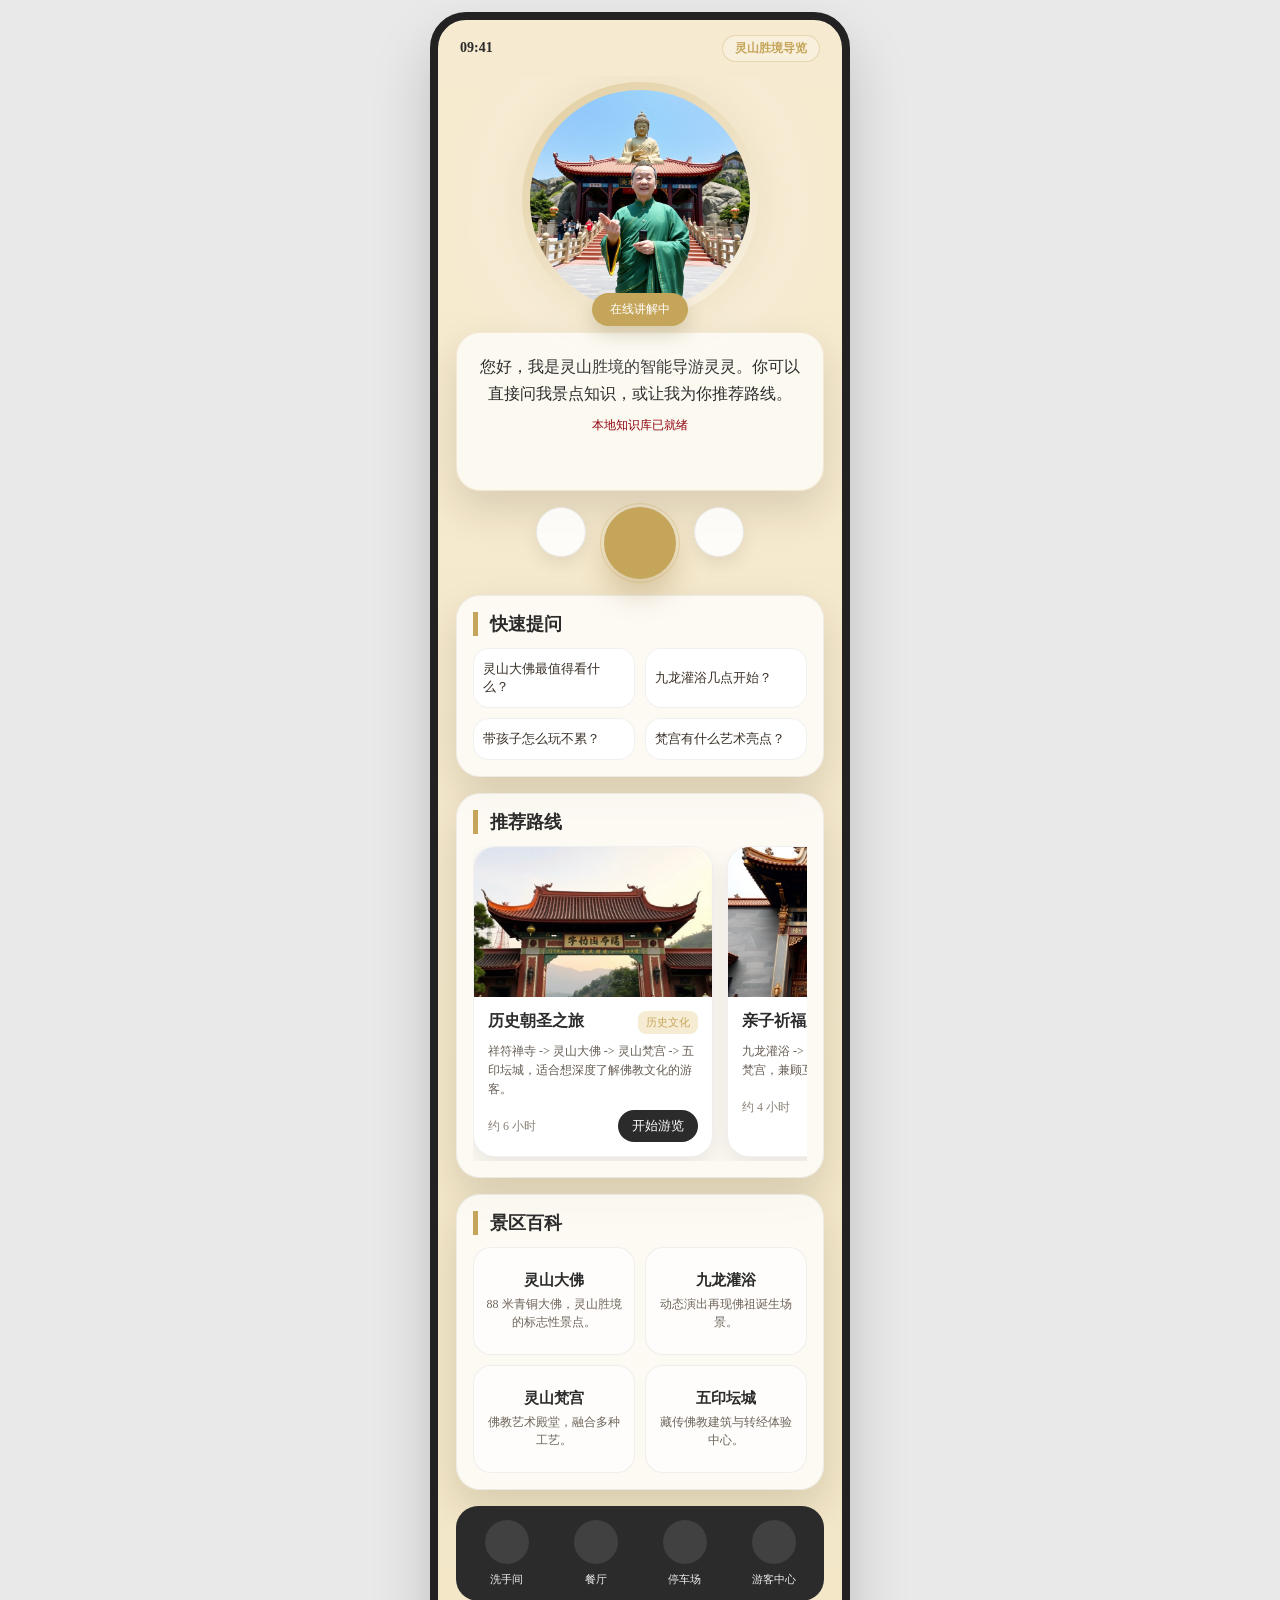
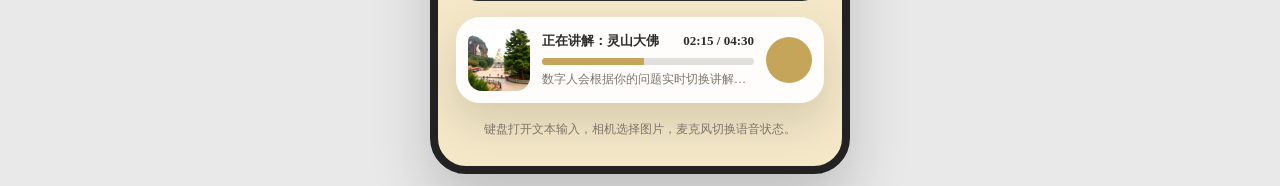
<file: digital-human-guide_v2.html>
<!DOCTYPE html>
<html lang="zh-CN">
<head>
  <meta charset="utf-8" />
  <meta name="viewport" content="width=device-width, initial-scale=1.0" />
  <title>灵山胜境 智能导览</title>
  <script src="https://modao.cc/agent-py/static/source/js/iconify-icon.min.js"></script>
  <style>
    :root{
      --bg:#f2e6ce;
      --card:#fffaf0;
      --text:#2b2b2b;
      --muted:#7d756a;
      --gold:#c5a55a;
      --red:#b22222;
      --shadow:0 18px 40px rgba(40,28,16,.14);
      --radius:24px;
    }
    *{box-sizing:border-box}
    body{
      margin:0;
      font-family:"Noto Serif SC", "PingFang SC", "Microsoft YaHei", serif;
      color:var(--text);
      background:#e9e9e9;
    }
    .shell{
      width:min(420px, calc(100vw - 24px));
      margin:12px auto;
      min-height:calc(100vh - 24px);
      background:linear-gradient(180deg,#f6ead0 0%, #f3e7c8 100%);
      border:8px solid #222;
      border-radius:36px;
      overflow:hidden;
      box-shadow:0 30px 60px rgba(0,0,0,.18);
      display:flex;
      flex-direction:column;
    }
    .topbar{
      height:56px;
      padding:0 22px;
      display:flex;
      align-items:center;
      justify-content:space-between;
      font-size:14px;
      font-weight:700;
    }
    .badge{
      padding:4px 12px;
      border:1px solid rgba(197,165,90,.35);
      border-radius:999px;
      color:var(--gold);
      font-size:12px;
      font-weight:600;
      background:rgba(255,255,255,.25);
    }
    .content{
      flex:1;
      overflow:auto;
      padding:0 18px 24px;
    }
    .hero{
      position:relative;
      padding:6px 0 18px;
      display:flex;
      flex-direction:column;
      align-items:center;
      gap:14px;
    }
    .hero::before{
      content:"";
      position:absolute;
      inset:0;
      background:radial-gradient(circle at 50% 30%, rgba(255,255,255,.46), transparent 56%);
      pointer-events:none;
    }
    .avatar-wrap{
      width:236px;
      height:236px;
      border-radius:50%;
      padding:8px;
      background:linear-gradient(145deg, rgba(197,165,90,.45), rgba(255,255,255,.35));
      box-shadow:0 0 42px rgba(197,165,90,.22);
      position:relative;
    }
    .avatar-wrap img{
      width:100%;
      height:100%;
      border-radius:50%;
      object-fit:cover;
      display:block;
    }
    .listening{
      position:absolute;
      left:50%;
      bottom:-8px;
      transform:translateX(-50%);
      background:var(--gold);
      color:#fff;
      padding:8px 18px;
      border-radius:999px;
      font-size:12px;
      box-shadow:0 8px 18px rgba(90,70,20,.18);
    }
    .dialogue{
      width:100%;
      background:rgba(255,255,255,.7);
      border:1px solid rgba(197,165,90,.2);
      border-radius:24px;
      padding:20px 18px 16px;
      box-shadow:var(--shadow);
      text-align:center;
    }
    .dialogue p{
      margin:0;
      line-height:1.7;
      font-size:16px;
    }
    .source{
      margin-top:10px;
      color:#8f000d;
      font-size:12px;
    }
    .waves{
      margin-top:12px;
      height:28px;
      display:flex;
      align-items:flex-end;
      justify-content:center;
      gap:4px;
    }
    .waves span{
      width:4px;
      border-radius:999px;
      background:var(--gold);
      animation:wave 1s ease-in-out infinite;
    }
    .waves span:nth-child(2n){background:var(--red)}
    .waves span:nth-child(2){animation-delay:.12s}
    .waves span:nth-child(3){animation-delay:.24s}
    .waves span:nth-child(4){animation-delay:.36s}
    .waves span:nth-child(5){animation-delay:.48s}
    @keyframes wave{
      0%,100%{height:8px}
      50%{height:26px}
    }
    .actions{
      margin-top:-2px;
      display:flex;
      justify-content:center;
      gap:18px;
      position:relative;
      z-index:2;
    }
    .icon-btn{
      border:none;
      cursor:pointer;
      display:grid;
      place-items:center;
      padding:0;
      transition:transform .15s ease, box-shadow .15s ease, background .15s ease;
      outline:none;
    }
    .icon-btn:active{transform:scale(.95)}
    .kbd,.cam{
      width:50px;
      height:50px;
      border-radius:50%;
      background:rgba(255,255,255,.85);
      border:1px solid rgba(0,0,0,.08);
      box-shadow:0 8px 18px rgba(0,0,0,.08);
      color:#555;
    }
    .mic{
      width:72px;
      height:72px;
      border-radius:50%;
      background:var(--gold);
      color:#fff;
      box-shadow:0 16px 28px rgba(128,94,22,.26);
      position:relative;
    }
    .mic::before{
      content:"";
      position:absolute;
      inset:-4px;
      border-radius:50%;
      border:1px solid rgba(197,165,90,.35);
      animation:pulse 2s ease-out infinite;
    }
    @keyframes pulse{
      0%{transform:scale(.9);opacity:.7}
      100%{transform:scale(1.22);opacity:0}
    }
    .panel{
      margin-top:16px;
      background:rgba(255,255,255,.78);
      border:1px solid rgba(0,0,0,.06);
      border-radius:var(--radius);
      box-shadow:var(--shadow);
      padding:16px;
    }
    .section-title{
      margin:0 0 12px;
      padding-left:12px;
      border-left:5px solid var(--gold);
      font-size:18px;
      font-weight:700;
    }
    .quick-grid{
      display:grid;
      grid-template-columns:1fr 1fr;
      gap:10px;
    }
    .quick-grid button{
      border:none;
      border-radius:16px;
      background:#fff;
      padding:12px 10px;
      line-height:1.35;
      color:#3a3128;
      box-shadow:inset 0 0 0 1px rgba(0,0,0,.06);
      text-align:left;
      cursor:pointer;
    }
    .routes{
      display:flex;
      gap:14px;
      overflow:auto;
      padding-bottom:4px;
    }
    .route-card{
      min-width:240px;
      width:240px;
      background:#fff;
      border-radius:22px;
      overflow:hidden;
      box-shadow:0 10px 22px rgba(0,0,0,.08);
      border:1px solid rgba(0,0,0,.06);
    }
    .route-card img{
      width:100%;
      height:150px;
      object-fit:cover;
      display:block;
    }
    .route-body{padding:14px}
    .route-top{
      display:flex;
      justify-content:space-between;
      align-items:flex-start;
      gap:10px;
    }
    .route-title{font-weight:700;font-size:16px}
    .tag{
      font-size:11px;
      padding:4px 8px;
      border-radius:8px;
      background:#f6ecd3;
      color:var(--gold);
      flex:none;
    }
    .route-desc{
      margin:8px 0 0;
      font-size:12px;
      color:#665d54;
      line-height:1.55;
    }
    .route-foot{
      margin-top:12px;
      display:flex;
      justify-content:space-between;
      align-items:center;
      font-size:12px;
      color:#8b8278;
    }
    .start{
      border:none;
      background:#2b2b2b;
      color:#fff;
      border-radius:999px;
      padding:7px 14px;
      cursor:pointer;
    }
    .tiles{
      display:grid;
      grid-template-columns:1fr 1fr;
      gap:10px;
    }
    .tile{
      min-height:108px;
      border-radius:18px;
      background:rgba(255,255,255,.65);
      border:1px solid rgba(0,0,0,.06);
      padding:14px 12px;
      text-align:center;
      display:flex;
      flex-direction:column;
      justify-content:center;
      gap:6px;
      cursor:pointer;
    }
    .tile strong{font-size:15px}
    .tile small{font-size:12px;color:#6d645a;line-height:1.45}
    .service-bar{
      margin-top:16px;
      background:#2b2b2b;
      color:#eee;
      border-radius:22px;
      padding:14px 10px;
      display:flex;
      justify-content:space-around;
      gap:8px;
    }
    .service-item{
      display:flex;
      flex-direction:column;
      align-items:center;
      gap:8px;
      font-size:11px;
    }
    .service-icon{
      width:44px;
      height:44px;
      border-radius:50%;
      background:rgba(255,255,255,.1);
      display:grid;
      place-items:center;
    }
    .chat-panel{
      margin-top:16px;
      background:rgba(255,255,255,.84);
      border-radius:24px;
      box-shadow:var(--shadow);
      padding:14px;
      display:none;
    }
    .chat-row{
      display:flex;
      gap:10px;
      align-items:center;
    }
    .chat-row input{
      flex:1;
      min-width:0;
      height:44px;
      border:1px solid rgba(0,0,0,.12);
      border-radius:14px;
      padding:0 14px;
      font:inherit;
      outline:none;
      background:#fff;
    }
    .chat-row button{
      border:none;
      height:44px;
      border-radius:14px;
      padding:0 16px;
      background:#2b2b2b;
      color:#fff;
      cursor:pointer;
    }
    .log{
      margin:12px 0 0;
      padding:0;
      list-style:none;
      display:flex;
      flex-direction:column;
      gap:10px;
    }
    .msg{
      max-width:86%;
      border-radius:16px;
      padding:10px 12px;
      line-height:1.6;
      font-size:14px;
    }
    .msg.user{align-self:flex-end;background:#2b2b2b;color:#fff}
    .msg.ai{align-self:flex-start;background:#fff8eb;border:1px solid rgba(197,165,90,.18)}
    .player{
      margin-top:16px;
      border-radius:24px;
      background:rgba(255,255,255,.92);
      box-shadow:var(--shadow);
      padding:12px;
      display:flex;
      gap:12px;
      align-items:center;
    }
    .player img{
      width:62px;height:62px;border-radius:14px;object-fit:cover;flex:none;
    }
    .player-main{flex:1;min-width:0}
    .player-top{
      display:flex;justify-content:space-between;gap:12px;align-items:center;font-size:13px;font-weight:700
    }
    .progress{height:7px;background:#e0dfdc;border-radius:999px;overflow:hidden;margin-top:8px}
    .progress span{display:block;height:100%;width:48%;background:var(--gold)}
    .player-desc{margin-top:6px;font-size:12px;color:var(--muted);white-space:nowrap;overflow:hidden;text-overflow:ellipsis}
    .play{
      width:46px;height:46px;border-radius:50%;background:var(--gold);color:#fff;border:none;cursor:pointer;flex:none
    }
    .hidden{display:none}
    .footer-note{
      color:var(--muted);
      font-size:12px;
      text-align:center;
      margin:18px 0 0;
      padding-bottom:4px;
    }
  </style>
</head>
<body>
  <div class="shell">
    <div class="topbar">
      <div>09:41</div>
      <div class="badge">灵山胜境导览</div>
    </div>

    <div class="content">
      <section class="hero">
        <div class="avatar-wrap">
          <img src="/assets/guide/avatar.jpg" alt="数字人导游" />
          <div class="listening" id="listening-state">在线讲解中</div>
        </div>
        <div class="dialogue">
          <p id="dialogue-text">您好，我是灵山胜境的智能导游灵灵。你可以直接问我景点知识，或让我为你推荐路线。</p>
          <div class="source" id="source-text">本地知识库已就绪</div>
          <div class="waves" aria-hidden="true">
            <span></span><span></span><span></span><span></span><span></span>
          </div>
        </div>
      </section>

      <section class="actions" aria-label="快捷入口">
        <button class="icon-btn kbd" id="keyboard-btn" aria-label="切换文本输入" title="切换文本输入">
          <iconify-icon icon="mdi:keyboard-outline"></iconify-icon>
        </button>
        <button class="icon-btn mic" id="mic-btn" aria-label="开始语音对话" title="开始语音对话">
          <iconify-icon icon="mdi:microphone" width="30" height="30"></iconify-icon>
        </button>
        <button class="icon-btn cam" id="camera-btn" aria-label="上传或拍摄图片" title="上传或拍摄图片">
          <iconify-icon icon="mdi:camera-outline"></iconify-icon>
        </button>
      </section>

      <section class="chat-panel" id="chat-panel">
        <div class="chat-row">
          <input id="question-input" type="text" placeholder="输入问题，例如：九龙灌浴几点开始？" />
          <button id="send-btn" type="button">发送</button>
        </div>
        <ul class="log" id="chat-log">
          <li class="msg ai">欢迎提问，我会把你的问题显示在这里。</li>
        </ul>
        <input id="camera-input" class="hidden" type="file" accept="image/*" />
      </section>

      <section class="panel">
        <h3 class="section-title">快速提问</h3>
        <div class="quick-grid">
          <button type="button" data-q="灵山大佛最值得看什么？">灵山大佛最值得看什么？</button>
          <button type="button" data-q="九龙灌浴几点开始？">九龙灌浴几点开始？</button>
          <button type="button" data-q="带孩子怎么玩不累？">带孩子怎么玩不累？</button>
          <button type="button" data-q="梵宫有什么艺术亮点？">梵宫有什么艺术亮点？</button>
        </div>
      </section>

      <section class="panel">
        <h3 class="section-title">推荐路线</h3>
        <div class="routes">
          <article class="route-card">
            <img src="/assets/guide/route-history.jpg" alt="历史文化路线" />
            <div class="route-body">
              <div class="route-top">
                <div class="route-title">历史朝圣之旅</div>
                <div class="tag">历史文化</div>
              </div>
              <p class="route-desc">祥符禅寺 -> 灵山大佛 -> 灵山梵宫 -> 五印坛城，适合想深度了解佛教文化的游客。</p>
              <div class="route-foot">
                <span>约 6 小时</span>
                <button class="start" data-route="history">开始游览</button>
              </div>
            </div>
          </article>
          <article class="route-card">
            <img src="/assets/guide/route-culture.jpg" alt="亲子路线" />
            <div class="route-body">
              <div class="route-top">
                <div class="route-title">亲子祈福之旅</div>
                <div class="tag">亲子</div>
              </div>
              <p class="route-desc">九龙灌浴 -> 佛手广场 -> 百子戏弥勒 -> 梵宫，兼顾互动和轻松游览。</p>
              <div class="route-foot">
                <span>约 4 小时</span>
                <button class="start" data-route="family">开始游览</button>
              </div>
            </div>
          </article>
          <article class="route-card">
            <img src="/assets/guide/route-nature.jpg" alt="自然风光路线" />
            <div class="route-body">
              <div class="route-top">
                <div class="route-title">自然禅意之旅</div>
                <div class="tag">自然风光</div>
              </div>
              <p class="route-desc">菩提大道 -> 灵山大佛 -> 曼飞龙塔 -> 灵山精舍，突出太湖风光与禅意氛围。</p>
              <div class="route-foot">
                <span>约 5 小时</span>
                <button class="start" data-route="nature">开始游览</button>
              </div>
            </div>
          </article>
        </div>
      </section>

      <section class="panel">
        <h3 class="section-title">景区百科</h3>
        <div class="tiles">
          <div class="tile" data-title="灵山大佛">
            <strong>灵山大佛</strong><small>88 米青铜大佛，灵山胜境的标志性景点。</small>
          </div>
          <div class="tile" data-title="九龙灌浴">
            <strong>九龙灌浴</strong><small>动态演出再现佛祖诞生场景。</small>
          </div>
          <div class="tile" data-title="灵山梵宫">
            <strong>灵山梵宫</strong><small>佛教艺术殿堂，融合多种工艺。</small>
          </div>
          <div class="tile" data-title="五印坛城">
            <strong>五印坛城</strong><small>藏传佛教建筑与转经体验中心。</small>
          </div>
        </div>
      </section>

      <section class="service-bar">
        <div class="service-item"><div class="service-icon"><iconify-icon icon="mdi:toilet"></iconify-icon></div><span>洗手间</span></div>
        <div class="service-item"><div class="service-icon"><iconify-icon icon="mdi:silverware-fork-knife"></iconify-icon></div><span>餐厅</span></div>
        <div class="service-item"><div class="service-icon"><iconify-icon icon="mdi:car-connected"></iconify-icon></div><span>停车场</span></div>
        <div class="service-item"><div class="service-icon"><iconify-icon icon="mdi:information-outline"></iconify-icon></div><span>游客中心</span></div>
      </section>

      <section class="player">
        <img src="/assets/guide/player-thumb.jpg" alt="当前讲解" />
        <div class="player-main">
          <div class="player-top">
            <span id="current-spot">正在讲解：灵山大佛</span>
            <span>02:15 / 04:30</span>
          </div>
          <div class="progress"><span></span></div>
          <div class="player-desc" id="player-desc">数字人会根据你的问题实时切换讲解内容。</div>
        </div>
        <button class="play" id="play-btn" type="button" aria-label="播放或暂停">
          <iconify-icon id="play-icon" icon="mdi:play"></iconify-icon>
        </button>
      </section>

      <div class="footer-note">键盘打开文本输入，相机选择图片，麦克风切换语音状态。</div>
    </div>
  </div>

  <script>
    const state = {
      playing: false,
      listening: false,
      current: 0
    };

    const dialogueText = document.getElementById('dialogue-text');
    const sourceText = document.getElementById('source-text');
    const listeningState = document.getElementById('listening-state');
    const currentSpot = document.getElementById('current-spot');
    const playerDesc = document.getElementById('player-desc');
    const playBtn = document.getElementById('play-btn');
    const playIcon = document.getElementById('play-icon');
    const keyboardBtn = document.getElementById('keyboard-btn');
    const micBtn = document.getElementById('mic-btn');
    const cameraBtn = document.getElementById('camera-btn');
    const chatPanel = document.getElementById('chat-panel');
    const questionInput = document.getElementById('question-input');
    const sendBtn = document.getElementById('send-btn');
    const cameraInput = document.getElementById('camera-input');
    const chatLog = document.getElementById('chat-log');
    const quickButtons = document.querySelectorAll('[data-q]');
    const routeButtons = document.querySelectorAll('[data-route]');
    const tiles = document.querySelectorAll('.tile');

    const answers = [
      '您好，我是灵山胜境的智能导游灵灵。你可以直接问我景点知识，或让我为你推荐路线。',
      '灵山大佛是景区最重要的标志性景点之一，建议留出时间步行登顶，视野会很好。',
      '如果你想轻松一点，我也可以优先帮你安排亲子路线或者自然路线。',
      '九龙灌浴、灵山梵宫和五印坛城都很适合串联讲解。'
    ];

    function addMessage(role, text) {
      const item = document.createElement('li');
      item.className = `msg ${role}`;
      item.textContent = text;
      chatLog.appendChild(item);
      chatLog.scrollTop = chatLog.scrollHeight;
    }

    function speak(text, source = '本地知识库已就绪') {
      dialogueText.textContent = text;
      sourceText.textContent = source;
      playerDesc.textContent = text;
    }

    playBtn.addEventListener('click', () => {
      state.playing = !state.playing;
      playIcon.setAttribute('icon', state.playing ? 'mdi:pause' : 'mdi:play');
      addMessage('ai', state.playing ? '讲解已继续播放。' : '讲解已暂停。');
    });

    keyboardBtn.addEventListener('click', () => {
      const visible = chatPanel.style.display === 'block';
      chatPanel.style.display = visible ? 'none' : 'block';
      if (!visible) {
        questionInput.focus();
        speak('请输入问题，我会直接回答你。', '文本输入已打开');
      } else {
        speak('文本输入已收起。', '输入面板已关闭');
      }
    });

    micBtn.addEventListener('click', () => {
      state.listening = !state.listening;
      listeningState.textContent = state.listening ? '语音输入已开启' : '在线讲解中';
      speak(state.listening ? '语音输入已开启，请直接说话。' : '语音输入已关闭，欢迎继续提问。', '语音状态已切换');
    });

    cameraBtn.addEventListener('click', () => {
      cameraInput.click();
    });

    cameraInput.addEventListener('change', () => {
      const file = cameraInput.files && cameraInput.files[0];
      if (!file) return;
      addMessage('user', `上传了图片：${file.name}`);
      const reply = `已收到图片“${file.name}”，正在识别景点内容并补充讲解。`;
      addMessage('ai', reply);
      speak(reply, '图片识别中');
      cameraInput.value = '';
    });

    sendBtn.addEventListener('click', () => {
      const text = questionInput.value.trim();
      if (!text) {
        speak('先输入一个问题吧，比如“九龙灌浴几点开始？”', '请先输入问题');
        return;
      }
      addMessage('user', text);
      const reply = `收到你的问题：“${text}”。我正在为你检索景区知识。`;
      addMessage('ai', reply);
      speak(reply, '已生成回答');
      questionInput.value = '';
    });

    questionInput.addEventListener('keydown', (e) => {
      if (e.key === 'Enter') sendBtn.click();
    });

    quickButtons.forEach((btn) => {
      btn.addEventListener('click', () => {
        questionInput.value = btn.dataset.q;
        sendBtn.click();
      });
    });

    routeButtons.forEach((btn) => {
      btn.addEventListener('click', () => {
        const route = btn.dataset.route;
        const map = {
          history: ['已切换到历史朝圣之旅。', '重点讲解灵山大佛、灵山梵宫和祥符禅寺。'],
          family: ['已切换到亲子祈福之旅。', '这条线更轻松，适合带孩子一起走。'],
          nature: ['已切换到自然禅意之旅。', '这条线会更多看到太湖风光和园林景致。']
        };
        const [title, desc] = map[route] || ['已切换路线。', ''];
        currentSpot.textContent = `正在讲解：${title.replace('已切换到', '')}`;
        speak(title, '路线推荐');
        addMessage('ai', desc);
      });
    });

    tiles.forEach((tile) => {
      tile.addEventListener('click', () => {
        const title = tile.dataset.title || '百科';
        const reply = `${title}：你点开的这个条目可以继续展开讲解。`;
        addMessage('ai', reply);
        speak(reply, '百科条目');
      });
    });

    setInterval(() => {
      state.current = (state.current + 1) % answers.length;
      if (!questionInput.value.trim()) {
        speak(answers[state.current], '本地知识库自动轮播');
      }
    }, 7000);
  </script>
</body>
</html>
</file>
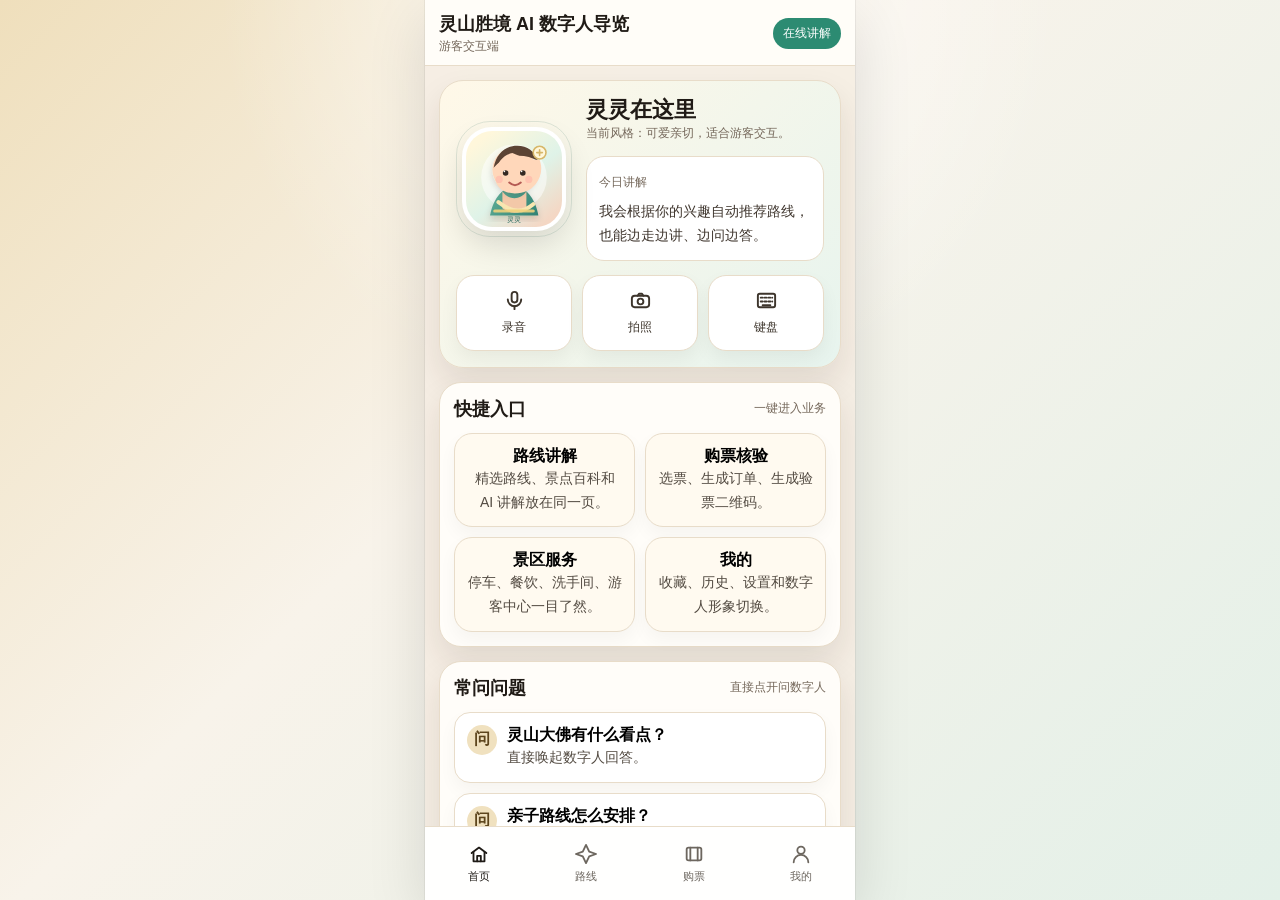
<file: preview.html>
<!doctype html>
<html lang="zh-CN">
<head>
  <meta charset="utf-8" />
  <meta name="viewport" content="width=device-width, initial-scale=1" />
  <title>灵山胜境 AI 数字人导览</title>
  <style>
    :root{
      --bg:#f6efe4;
      --panel:#fffdf9;
      --panel-2:#fbf4e7;
      --ink:#201b16;
      --muted:#75685b;
      --line:#e8dcc9;
      --gold:#ba8432;
      --green:#2c8b72;
      --red:#ba5a48;
      --shadow:0 16px 32px rgba(45,34,18,.10);
      --radius:20px;
      --nav-h:74px;
    }
    *{box-sizing:border-box}
    html,body{height:100%}
    body{
      margin:0;
      color:var(--ink);
      font-family:"PingFang SC","Microsoft YaHei",sans-serif;
      background:
        radial-gradient(circle at top, rgba(255,255,255,.8), transparent 38%),
        linear-gradient(135deg,#efdfbc 0%, #f8f3ea 42%, #e3f0e8 100%);
    }
    button,input,select,textarea{font:inherit}
    button{cursor:pointer}
    .app{
      width:min(430px,100vw);
      min-height:100vh;
      margin:0 auto;
      position:relative;
      background:rgba(246,239,228,.96);
      box-shadow:0 0 0 1px rgba(0,0,0,.05), 0 18px 56px rgba(0,0,0,.12);
      overflow:hidden;
    }
    .topbar{
      position:sticky;
      top:0;
      z-index:40;
      display:flex;
      align-items:center;
      gap:10px;
      padding:12px 14px 10px;
      background:rgba(255,253,249,.96);
      border-bottom:1px solid var(--line);
      backdrop-filter:blur(10px);
    }
    .back{
      width:38px;height:38px;border:0;border-radius:12px;
      background:#f1e5d0;color:#5e492b;display:none;align-items:center;justify-content:center;
      flex:none;
    }
    .back.show{display:flex}
    .brand{min-width:0;flex:1}
    .brand .title{font-size:18px;font-weight:800;white-space:nowrap;overflow:hidden;text-overflow:ellipsis}
    .brand .sub{font-size:12px;color:var(--muted);margin-top:2px;white-space:nowrap;overflow:hidden;text-overflow:ellipsis}
    .status{
      flex:none;
      padding:7px 10px;
      border-radius:999px;
      background:#2c8b72;
      color:#fff;
      font-size:12px;
      white-space:nowrap;
    }
    .content{
      height:calc(100vh - 62px - var(--nav-h));
      overflow:auto;
      padding:14px 14px 92px;
    }
    .page{display:none}
    .page.active{display:block}
    .hero{
      background:linear-gradient(135deg,#fff8e8,#e7f4ee);
      border:1px solid var(--line);
      border-radius:24px;
      padding:16px;
      box-shadow:var(--shadow);
    }
    .hero-row{display:flex;gap:14px;align-items:center}
    .avatar-ring{
      width:116px;height:116px;flex:none;position:relative;
      display:grid;place-items:center;
    }
    .avatar-ring::before,
    .avatar-ring::after{
      content:"";
      position:absolute;inset:0;
      border-radius:34px;
      border:1px solid rgba(56,118,104,.15);
      transform:scale(1);
    }
    .avatar-ring::after{inset:10px;border-color:rgba(186,132,50,.18)}
    .avatar{
      width:104px;height:104px;border-radius:30px;object-fit:cover;z-index:1;
      border:4px solid #fff;background:#fff;
      box-shadow:0 14px 30px rgba(0,0,0,.12);
    }
    .hero-copy{min-width:0;flex:1}
    h1,h2,h3,p{margin:0}
    h1{font-size:22px;line-height:1.2}
    h2{font-size:18px}
    h3{font-size:16px}
    p{font-size:14px;line-height:1.7;color:#534b42}
    .speech{
      margin-top:12px;
      border:1px solid var(--line);
      border-radius:18px;
      background:#fff;
      padding:12px;
      line-height:1.75;
      font-size:14px;
      color:#40372f;
      min-height:76px;
    }
    .speech .tagline{display:inline-block;margin-bottom:6px;font-size:12px;color:var(--muted)}
    .icon-row{
      display:grid;
      grid-template-columns:repeat(3,1fr);
      gap:10px;
      margin-top:14px;
    }
    .icon-btn{
      border:1px solid var(--line);
      border-radius:18px;
      background:#fff;
      min-height:76px;
      padding:10px 8px;
      display:flex;
      flex-direction:column;
      align-items:center;
      justify-content:center;
      gap:7px;
      box-shadow:0 8px 18px rgba(0,0,0,.05);
      color:#3d352c;
    }
    .icon-btn span{font-size:12px}
    .icon{
      width:23px;height:23px;display:block;color:currentColor;flex:none;
    }
    .section{
      margin-top:14px;
      background:var(--panel);
      border:1px solid var(--line);
      border-radius:22px;
      padding:14px;
      box-shadow:var(--shadow);
    }
    .section-head{
      display:flex;align-items:center;justify-content:space-between;gap:10px;
      margin-bottom:12px;
    }
    .subtle{font-size:12px;color:var(--muted)}
    .chip-row{display:flex;flex-wrap:wrap;gap:8px}
    .chip{
      border:1px solid var(--line);
      background:#fff;
      color:#4b4136;
      border-radius:999px;
      padding:8px 11px;
      font-size:12px;
    }
    .chip.active{
      background:#1f1b17;
      color:#fff;
      border-color:#1f1b17;
    }
    .stack{display:grid;gap:10px}
    .card{
      border:1px solid var(--line);
      background:#fff;
      border-radius:18px;
      padding:12px;
      box-shadow:0 8px 18px rgba(0,0,0,.04);
    }
    .card.soft{background:#fffaf0}
    .row{display:flex;gap:12px;align-items:flex-start}
    .row .fill{min-width:0;flex:1}
    .badge{
      width:30px;height:30px;border-radius:999px;
      display:grid;place-items:center;
      background:#f0e1bf;color:#5d451d;flex:none;font-weight:800;
    }
    .route-thumb{
      width:100%;height:160px;object-fit:cover;border-radius:18px;margin-bottom:12px;
      background:#f2e7d4;
    }
    .list{display:grid;gap:10px}
    .list-btn{
      border:1px solid var(--line);
      background:#fff;
      border-radius:16px;
      padding:12px;
      text-align:left;
      display:flex;
      gap:10px;
      align-items:flex-start;
      box-shadow:0 8px 18px rgba(0,0,0,.04);
    }
    .list-btn.active{border-color:#d2b16a;background:#fff8eb}
    .detail-title{font-size:17px;font-weight:800}
    .detail-desc{margin-top:8px;font-size:14px;line-height:1.75;color:#4d443b}
    .tag-row{display:flex;flex-wrap:wrap;gap:8px;margin-top:10px}
    .tag{
      font-size:12px;
      padding:6px 10px;
      border-radius:999px;
      background:#f2e9d8;
      color:#715422;
    }
    .timeline{display:grid;gap:10px}
    .stop{
      display:flex;gap:10px;align-items:flex-start;
      background:#fff;border:1px solid var(--line);border-radius:16px;padding:12px;
    }
    .stop.active{border-color:#d2b16a;background:#fff8e8}
    .stop .num{
      width:30px;height:30px;border-radius:50%;
      background:#ead8af;color:#5c4219;
      display:grid;place-items:center;font-weight:800;flex:none;
    }
    .controls{
      display:flex;gap:8px;flex-wrap:wrap;margin-top:12px;
    }
    .btn{
      border:0;border-radius:999px;
      padding:10px 14px;
      background:#201b16;color:#fff;
      white-space:nowrap;
    }
    .btn.light{background:#efe2cf;color:#65461f}
    .btn.green{background:var(--green)}
    .btn.red{background:var(--red)}
    .btn.block{width:100%}
    .chat{
      display:flex;
      flex-direction:column;
      gap:10px;
      max-height:310px;
      overflow:auto;
      padding-right:2px;
    }
    .msg{
      max-width:88%;
      border-radius:16px;
      padding:10px 12px;
      font-size:14px;
      line-height:1.7;
      white-space:pre-wrap;
    }
    .msg.user{align-self:flex-end;background:#201b16;color:#fff}
    .msg.ai{align-self:flex-start;background:#fff7e5;border:1px solid #ecd9b1}
    .meta{display:block;margin-top:6px;font-size:11px;opacity:.75}
    .input-row{display:flex;gap:8px;margin-top:12px}
    .input-row input{
      flex:1;min-width:0;height:44px;border:1px solid var(--line);border-radius:14px;padding:0 12px;background:#fff
    }
    .input-row button{
      height:44px;border:0;border-radius:14px;padding:0 14px;background:#201b16;color:#fff
    }
    .route-strip{
      display:flex;
      gap:10px;
      overflow:auto;
      padding-bottom:4px;
      scroll-snap-type:x proximity;
    }
    .route-mini{
      min-width:240px;
      border:1px solid var(--line);
      background:#fff;
      border-radius:18px;
      overflow:hidden;
      box-shadow:0 8px 18px rgba(0,0,0,.04);
      scroll-snap-align:start;
    }
    .route-mini img{display:block;width:100%;height:128px;object-fit:cover}
    .route-mini .body{padding:12px}
    .progress{
      height:9px;background:#e4d9ca;border-radius:999px;overflow:hidden;
    }
    .progress span{
      display:block;height:100%;border-radius:inherit;
      background:linear-gradient(90deg,var(--green),var(--gold));
    }
    .qr-wrap{
      display:grid;
      place-items:center;
      gap:10px;
      padding:14px;
      background:#fff;
      border-radius:18px;
      border:1px solid var(--line);
    }
    canvas.qr{
      width:210px;
      height:210px;
      border-radius:14px;
      background:#fff;
      box-shadow:inset 0 0 0 1px rgba(0,0,0,.05);
    }
    .ticket-head{
      display:flex;
      justify-content:space-between;
      align-items:flex-start;
      gap:12px;
    }
    .ticket-price{font-size:28px;font-weight:800;color:#1f1b16}
    .qty{
      display:flex;align-items:center;gap:8px;flex-wrap:wrap;
    }
    .qty button{
      width:34px;height:34px;border-radius:12px;border:1px solid var(--line);background:#fff;
    }
    .qty span{min-width:24px;text-align:center;font-weight:700}
    .form-row{display:grid;gap:8px;margin-top:10px}
    .form-row label{font-size:12px;color:var(--muted)}
    .form-row input,.form-row select{
      height:44px;border:1px solid var(--line);border-radius:14px;padding:0 12px;background:#fff
    }
    .order-card{
      border:1px solid var(--line);
      border-radius:18px;
      background:#fff;
      padding:12px;
      display:grid;
      gap:8px;
    }
    .order-code{
      font-size:12px;
      color:var(--muted);
      word-break:break-all;
    }
    .tabbar{
      position:absolute;
      left:0;right:0;bottom:0;
      height:var(--nav-h);
      display:grid;
      grid-template-columns:repeat(4,1fr);
      background:rgba(255,255,255,.96);
      border-top:1px solid var(--line);
      backdrop-filter:blur(12px);
    }
    .tab{
      border:0;background:transparent;
      display:flex;flex-direction:column;align-items:center;justify-content:center;
      gap:4px;color:#6d675f;
    }
    .tab .icon{width:22px;height:22px}
    .tab.active{color:#1f1b16}
    .tab span{font-size:11px}
    .admin-modal{
      position:fixed;inset:0;z-index:100;
      display:none;
      background:rgba(18,14,11,.45);
      align-items:center;
      justify-content:center;
      padding:18px;
    }
    .admin-modal.show{display:flex}
    .admin-box{
      width:min(360px,100%);
      background:#fff;
      border-radius:24px;
      padding:18px;
      box-shadow:0 24px 70px rgba(0,0,0,.25);
    }
    .admin-box h3{font-size:18px;margin-bottom:8px}
    .admin-box p{font-size:13px;color:var(--muted)}
    .admin-box .input-row{margin-top:14px}
    .admin-box input{height:44px}
    .admin-box .controls{justify-content:flex-end}
    .hidden{display:none !important}
    .settings-row{
      display:flex;
      justify-content:space-between;
      gap:10px;
      align-items:center;
      padding:10px 0;
      border-bottom:1px solid rgba(0,0,0,.06);
    }
    .settings-row:last-child{border-bottom:0}
    .switch{
      width:46px;height:28px;border-radius:999px;background:#d8d0c5;position:relative;flex:none;border:0;
    }
    .switch::before{
      content:"";
      position:absolute;top:3px;left:3px;
      width:22px;height:22px;border-radius:50%;
      background:#fff;transition:transform .18s ease;
      box-shadow:0 2px 8px rgba(0,0,0,.15);
    }
    .switch.on{background:var(--green)}
    .switch.on::before{transform:translateX(18px)}
    .profile-banner{
      padding:14px;
      border-radius:22px;
      border:1px solid var(--line);
      background:linear-gradient(135deg,#fff8e8,#e6f3eb);
      box-shadow:var(--shadow);
    }
    .profile-top{
      display:flex;
      gap:12px;
      align-items:center;
    }
    .profile-avatar{
      width:62px;height:62px;border-radius:20px;object-fit:cover;border:3px solid #fff;
      box-shadow:0 10px 22px rgba(0,0,0,.12);
    }
    .small{font-size:12px;color:var(--muted)}
    .grid-2{display:grid;grid-template-columns:repeat(2,1fr);gap:10px}
    .mini-stat{
      border:1px solid var(--line);
      border-radius:18px;
      background:#fff;
      padding:12px;
    }
    .mini-stat strong{display:block;font-size:20px;margin-top:4px}
    .panel-title{
      display:flex;
      justify-content:space-between;
      align-items:center;
      gap:10px;
      margin-bottom:10px;
    }
    .pill{
      display:inline-flex;
      align-items:center;
      gap:6px;
      padding:6px 10px;
      border-radius:999px;
      background:#f2eadb;
      font-size:12px;
      color:#5f471d;
    }
    .feedback-item,.knowledge-item{
      border:1px solid var(--line);
      border-radius:16px;
      padding:12px;
      background:#fff;
      display:grid;
      gap:8px;
    }
    .feedback-item .top,.knowledge-item .top{
      display:flex;justify-content:space-between;gap:10px;align-items:center;
    }
    .stars{color:#bf7d16;letter-spacing:1px}
    .admin-lock{
      display:grid;
      place-items:center;
      min-height:48vh;
      text-align:center;
      gap:12px;
      padding:20px;
    }
    .lock-icon{
      width:74px;height:74px;border-radius:24px;background:#fff;border:1px solid var(--line);
      display:grid;place-items:center;box-shadow:var(--shadow);
    }
    .lock-icon svg{width:34px;height:34px}
  </style>
</head>
<body>
  <div class="app">
    <header class="topbar">
      <button class="back" id="backBtn" aria-label="返回">
        <svg class="icon" viewBox="0 0 24 24" fill="none" stroke="currentColor" stroke-width="2" stroke-linecap="round" stroke-linejoin="round"><path d="M15 18l-6-6 6-6"/></svg>
      </button>
      <div class="brand">
        <div class="title" id="pageTitle">灵山胜境 AI 数字人导览</div>
        <div class="sub" id="pageSub">游客交互端</div>
      </div>
      <div class="status" id="statusPill">在线讲解</div>
    </header>

    <main class="content">
      <section class="page active" data-page="home">
        <div class="hero">
          <div class="hero-row">
            <div class="avatar-ring">
              <img class="avatar" id="homeAvatar" src="/assets/guide/avatar-cute.svg" alt="数字人头像">
            </div>
            <div class="hero-copy">
              <h1>灵灵在这里</h1>
              <p class="small" id="avatarSummary">可爱亲切的景区数字人，支持语音、拍照和文本问答。</p>
              <div class="speech" id="homeSpeech">
                <span class="tagline">今日讲解</span>
                <div>欢迎来到灵山胜境，我可以陪你看路线、讲景点、查服务，也能帮你生成门票二维码。</div>
              </div>
            </div>
          </div>
          <div class="icon-row">
            <button class="icon-btn" data-action="voice">
              <svg class="icon" viewBox="0 0 24 24" fill="none" stroke="currentColor" stroke-width="2" stroke-linecap="round" stroke-linejoin="round"><rect x="9" y="3" width="6" height="11" rx="3"/><path d="M5 11a7 7 0 0 0 14 0"/><path d="M12 18v3"/></svg>
              <span>录音</span>
            </button>
            <button class="icon-btn" data-action="camera">
              <svg class="icon" viewBox="0 0 24 24" fill="none" stroke="currentColor" stroke-width="2" stroke-linecap="round" stroke-linejoin="round"><rect x="3" y="7" width="18" height="12" rx="3"/><path d="M9 7l1.4-2h3.2L15 7"/><circle cx="12" cy="13" r="3"/></svg>
              <span>拍照</span>
            </button>
            <button class="icon-btn" data-action="keyboard">
              <svg class="icon" viewBox="0 0 24 24" fill="none" stroke="currentColor" stroke-width="2" stroke-linecap="round" stroke-linejoin="round"><rect x="3" y="5" width="18" height="14" rx="2"/><path d="M6 9h2M10 9h2M14 9h2M18 9h0M6 13h2M10 13h2M14 13h2M18 13h0M8 17h8"/></svg>
              <span>键盘</span>
            </button>
          </div>
        </div>

        <div class="section">
          <div class="section-head">
            <h2>快捷入口</h2>
            <span class="subtle">一键进入业务</span>
          </div>
          <div class="grid-2">
            <button class="card soft" data-tab="explore">
              <strong>路线讲解</strong>
              <p>精选路线、景点百科和 AI 讲解放在同一页。</p>
            </button>
            <button class="card soft" data-tab="ticket">
              <strong>购票核验</strong>
              <p>选票、生成订单、生成验票二维码。</p>
            </button>
            <button class="card soft" data-tab="service">
              <strong>景区服务</strong>
              <p>停车、餐饮、洗手间、游客中心一目了然。</p>
            </button>
            <button class="card soft" data-tab="profile">
              <strong>我的</strong>
              <p>收藏、历史、设置和数字人形象切换。</p>
            </button>
          </div>
        </div>

        <div class="section">
          <div class="section-head">
            <h2>常问问题</h2>
            <span class="subtle">直接点开问数字人</span>
          </div>
          <div class="stack" id="quickQ"></div>
          <div class="input-row">
            <input id="homeInput" placeholder="直接输入问题，向灵灵提问" />
            <button id="homeSend">发送</button>
          </div>
        </div>

        <div class="section">
          <div class="section-head">
            <h2>今日推荐路线</h2>
            <span class="subtle">可直接开始游览</span>
          </div>
          <div class="route-strip" id="homeRoutes"></div>
        </div>
      </section>

      <section class="page" data-page="explore">
        <div class="section">
          <div class="section-head">
            <h2>路线与讲解</h2>
            <span class="subtle">选路线后查看景点与讲解</span>
          </div>
          <div class="chip-row" id="routeChips"></div>
        </div>
        <div class="section">
          <div class="section-head">
            <h2>路线详情</h2>
            <span class="subtle" id="routeMeta">4 - 6 小时</span>
          </div>
          <img class="route-thumb" id="routeImg" alt="路线图" />
          <div class="detail-title" id="routeTitle"></div>
          <div class="detail-desc" id="routeDesc"></div>
          <div class="tag-row" id="routeTags"></div>
          <div class="controls">
            <button class="btn green" id="startTourBtn">开始游览</button>
            <button class="btn light" id="askRouteBtn">向数字人讲解</button>
          </div>
        </div>

        <div class="section">
          <div class="section-head">
            <h2>景点节点</h2>
            <span class="subtle">点开看详情</span>
          </div>
          <div class="timeline" id="stopList"></div>
        </div>

        <div class="section">
          <div class="section-head">
            <h2>景区百科</h2>
            <span class="subtle">基于 jqxx 资料整理</span>
          </div>
          <div class="grid-2" id="encyCards"></div>
        </div>

        <div class="section">
          <div class="section-head">
            <h2>AI 讲解</h2>
            <span class="subtle" id="aiState">已接入本地代理</span>
          </div>
          <div class="chat" id="chatList"></div>
          <div class="input-row">
            <input id="askInput" placeholder="例如：这条路线适合亲子吗？" />
            <button id="askSend">发送</button>
          </div>
        </div>
      </section>

      <section class="page" data-page="ticket">
        <div class="section">
          <div class="section-head">
            <h2>购票</h2>
            <span class="subtle">生成验票二维码</span>
          </div>
          <div class="ticket-head">
            <div>
              <div class="small">当前订单金额</div>
              <div class="ticket-price" id="ticketTotal">¥198</div>
            </div>
            <div class="pill" id="ticketStatus">待下单</div>
          </div>
        </div>

        <div class="section">
          <div class="panel-title">
            <h2>票种选择</h2>
            <span class="subtle">按需加减数量</span>
          </div>
          <div class="stack" id="ticketList"></div>
        </div>

        <div class="section">
          <div class="panel-title">
            <h2>订单信息</h2>
            <span class="subtle">填写后即可生成二维码</span>
          </div>
          <div class="form-row">
            <label>姓名</label>
            <input id="buyerName" placeholder="请输入游客姓名" />
          </div>
          <div class="form-row">
            <label>手机号</label>
            <input id="buyerPhone" placeholder="请输入手机号" />
          </div>
          <div class="form-row">
            <label>入园日期</label>
            <select id="visitDate"></select>
          </div>
          <div class="controls">
            <button class="btn green" id="createOrderBtn">生成订单</button>
            <button class="btn light" id="resetCartBtn">清空选择</button>
          </div>
        </div>

        <div class="section">
          <div class="panel-title">
            <h2>验票二维码</h2>
            <span class="subtle">可用于核销演示</span>
          </div>
          <div class="qr-wrap">
            <canvas id="qrCanvas" class="qr" width="210" height="210"></canvas>
            <div class="small" id="qrLabel">请先生成订单</div>
            <div class="order-code" id="orderCode">—</div>
          </div>
        </div>

        <div class="section">
          <div class="panel-title">
            <h2>最近订单</h2>
            <span class="subtle">支持切换查看</span>
          </div>
          <div class="stack" id="orderList"></div>
        </div>
      </section>

      <section class="page" data-page="service">
        <div class="section">
          <div class="section-head">
            <h2>景区服务</h2>
            <span class="subtle">停车、餐饮、洗手间、游客中心</span>
          </div>
          <div class="grid-2" id="serviceGrid"></div>
        </div>

        <div class="section">
          <div class="section-head">
            <h2>服务地图</h2>
            <span class="subtle">按当前位置检索最近服务点</span>
          </div>
          <div class="card" style="padding:0;overflow:hidden">
            <div style="height:240px;background:
              linear-gradient(90deg,rgba(255,255,255,.8) 1px,transparent 1px),
              linear-gradient(0deg,rgba(255,255,255,.8) 1px,transparent 1px),
              linear-gradient(135deg,#dfeee4,#f6eed7);
              background-size:44px 44px,44px 44px,auto;position:relative">
              <div style="position:absolute;left:16px;top:18px;right:16px">
                <div class="pill">停车场 260m</div>
              </div>
              <div style="position:absolute;left:28px;top:92px" class="pill">游客中心</div>
              <div style="position:absolute;right:26px;top:140px" class="pill">洗手间</div>
              <div style="position:absolute;left:120px;bottom:18px" class="pill">餐饮区</div>
            </div>
          </div>
        </div>
      </section>

      <section class="page" data-page="profile">
        <div class="profile-banner">
          <div class="profile-top">
            <img class="profile-avatar" id="profileAvatar" src="/assets/guide/avatar-cute.svg" alt="数字人形象">
            <div>
              <h2 id="profileName">灵灵</h2>
              <p class="small" id="profileStyle">可爱亲切的景区数字人</p>
            </div>
          </div>
          <div class="controls">
            <button class="btn light" data-admin-open>管理员入口</button>
            <button class="btn" id="saveProfileBtn">保存设置</button>
          </div>
        </div>

        <div class="section">
          <div class="section-head">
            <h2>数字人形象</h2>
            <span class="subtle">切换外观和语音风格</span>
          </div>
          <div class="stack">
            <div class="settings-row">
              <div>
                <div>形象风格</div>
                <div class="small">更换头像与整体展示气质</div>
              </div>
              <select id="avatarStyleSelect">
                <option value="cute">可爱亲切</option>
                <option value="classic">古风讲解</option>
                <option value="realistic">沉稳专业</option>
              </select>
            </div>
            <div class="settings-row">
              <div>
                <div>语音风格</div>
                <div class="small">影响讲解口吻</div>
              </div>
              <select id="voiceStyleSelect">
                <option value="warm">温柔讲解</option>
                <option value="lively">轻快互动</option>
                <option value="steady">稳重专业</option>
              </select>
            </div>
            <div class="settings-row">
              <div>
                <div>沉浸式语音播报</div>
                <div class="small">自动播报讲解内容</div>
              </div>
              <button class="switch on" id="voiceToggle" aria-label="语音开关"></button>
            </div>
            <div class="settings-row">
              <div>
                <div>个性化路线推荐</div>
                <div class="small">根据兴趣自动推荐路线</div>
              </div>
              <button class="switch on" id="routeToggle" aria-label="路线开关"></button>
            </div>
          </div>
        </div>

        <div class="section">
          <div class="section-head">
            <h2>我的功能</h2>
            <span class="subtle">更像一个真实小程序</span>
          </div>
          <div class="grid-2">
            <button class="card soft" id="favBtn">
              <strong>我的收藏</strong>
              <p>常看景点和常用路线。</p>
            </button>
            <button class="card soft" id="historyBtn">
              <strong>浏览历史</strong>
              <p>最近查看的问答和路线。</p>
            </button>
            <button class="card soft" id="voicePermissionBtn">
              <strong>录音权限</strong>
              <p>用于语音问答与讲解。</p>
            </button>
            <button class="card soft" id="cameraPermissionBtn">
              <strong>拍照权限</strong>
              <p>用于识图导览和拍照提问。</p>
            </button>
          </div>
        </div>
      </section>

      <section class="page" data-page="admin">
        <div class="admin-lock" id="adminLock">
          <div class="lock-icon">
            <svg viewBox="0 0 24 24" fill="none" stroke="currentColor" stroke-width="2" stroke-linecap="round" stroke-linejoin="round">
              <rect x="5" y="11" width="14" height="9" rx="2"></rect>
              <path d="M8 11V8a4 4 0 0 1 8 0v3"></path>
            </svg>
          </div>
          <div>
            <h2>管理员入口</h2>
            <p class="small">请输入管理员密码后进入数据后台。</p>
          </div>
          <button class="btn green" id="unlockAdminBtn">输入密码</button>
        </div>

        <div id="adminPanel" class="hidden">
          <div class="section">
            <div class="section-head">
              <h2>运营概览</h2>
              <span class="subtle">今日 / 本周数据</span>
            </div>
            <div class="grid-2" id="metricsGrid"></div>
          </div>

          <div class="section">
            <div class="section-head">
              <h2>知识库管理</h2>
              <span class="subtle">围绕 jqxx 公开资料维护</span>
            </div>
            <div class="controls">
              <button class="btn green" id="uploadKbBtn">上传资料</button>
              <button class="btn light" id="editKbBtn">编辑知识</button>
            </div>
            <div class="stack" id="knowledgeList"></div>
          </div>

          <div class="section">
            <div class="section-head">
              <h2>游客感受度报告</h2>
              <span class="subtle">关注点与情绪趋势</span>
            </div>
            <div id="sentimentBox" class="stack"></div>
          </div>

          <div class="section">
            <div class="section-head">
              <h2>反馈处理</h2>
              <span class="subtle">服务建议与待处理问题</span>
            </div>
            <div class="stack" id="feedbackList"></div>
          </div>

          <div class="section">
            <div class="section-head">
              <h2>数字人配置</h2>
              <span class="subtle">外观、服装、声音、风格</span>
            </div>
            <div class="stack">
              <div class="settings-row">
                <div>
                  <div>姓名</div>
                  <div class="small">对外显示名称</div>
                </div>
                <input id="adminName" style="height:40px;width:160px;border:1px solid var(--line);border-radius:12px;padding:0 10px" />
              </div>
              <div class="settings-row">
                <div>
                  <div>服装</div>
                  <div class="small">景区文化主题外观</div>
                </div>
                <input id="adminCostume" style="height:40px;width:160px;border:1px solid var(--line);border-radius:12px;padding:0 10px" />
              </div>
              <div class="settings-row">
                <div>
                  <div>声音</div>
                  <div class="small">讲解播报音色</div>
                </div>
                <input id="adminVoice" style="height:40px;width:160px;border:1px solid var(--line);border-radius:12px;padding:0 10px" />
              </div>
              <button class="btn green" id="saveAdminBtn">保存后台配置</button>
            </div>
          </div>
        </div>
      </section>
    </main>

    <nav class="tabbar">
      <button class="tab active" data-tab="home">
        <svg class="icon" viewBox="0 0 24 24" fill="none" stroke="currentColor" stroke-width="2" stroke-linecap="round" stroke-linejoin="round"><path d="M4 11l8-6 8 6"/><path d="M6 10v10h12V10"/><path d="M10 20v-6h4v6"/></svg>
        <span>首页</span>
      </button>
      <button class="tab" data-tab="explore">
        <svg class="icon" viewBox="0 0 24 24" fill="none" stroke="currentColor" stroke-width="2" stroke-linecap="round" stroke-linejoin="round"><path d="M12 2l3.5 7.5L23 12l-7.5 2.5L12 22l-3.5-7.5L1 12l7.5-2.5L12 2z"/></svg>
        <span>路线</span>
      </button>
      <button class="tab" data-tab="ticket">
        <svg class="icon" viewBox="0 0 24 24" fill="none" stroke="currentColor" stroke-width="2" stroke-linecap="round" stroke-linejoin="round"><rect x="4" y="5" width="16" height="14" rx="2"/><path d="M8 5v14"/><path d="M16 5v14"/></svg>
        <span>购票</span>
      </button>
      <button class="tab" data-tab="profile">
        <svg class="icon" viewBox="0 0 24 24" fill="none" stroke="currentColor" stroke-width="2" stroke-linecap="round" stroke-linejoin="round"><path d="M20 21a8 8 0 0 0-16 0"/><circle cx="12" cy="8" r="4"/></svg>
        <span>我的</span>
      </button>
    </nav>
  </div>

  <div class="admin-modal" id="adminModal">
    <div class="admin-box">
      <h3>管理员密码</h3>
      <p>输入密码后可进入数据后台与知识库管理。</p>
      <div class="input-row">
        <input id="adminPwd" type="password" placeholder="请输入管理员密码" />
      </div>
      <div class="controls">
        <button class="btn light" id="adminCancel">取消</button>
        <button class="btn green" id="adminEnter">进入后台</button>
      </div>
    </div>
  </div>

  <input id="photoInput" type="file" accept="image/*" capture="environment" class="hidden" />

  <script>
    (() => {
      const scenic = {
        name: "灵山胜境",
        location: "江苏无锡马山",
        guideName: "灵灵",
        theme: "佛教文化 / 太湖风光 / 祈福体验",
        apiBase: "http://127.0.0.1:8000"
      };

      const routes = [
        {
          id: "history",
          title: "历史朝圣之旅",
          duration: "6小时",
          category: "历史文化",
          image: "/assets/guide/route-history.jpg",
          tags: ["历史", "佛教文化", "造像艺术"],
          desc: "从祥符禅寺出发，串联灵山大佛、灵山梵宫与五印坛城，适合想深度理解景区文化脉络的游客。",
          path: ["祥符禅寺", "灵山大佛", "灵山梵宫", "五印坛城"],
          highlight: "重点讲解灵山大佛造像艺术、佛教礼制与建筑语言。"
        },
        {
          id: "family",
          title: "亲子祈福之旅",
          duration: "4小时",
          category: "亲子互动",
          image: "/assets/guide/route-culture.jpg",
          tags: ["亲子", "互动", "轻松"],
          desc: "用孩子容易理解的方式讲佛诞故事，配合祈福、雕塑观察和互动讲解，体验轻松不赶路。",
          path: ["九龙灌浴", "佛手广场", "百子戏弥勒", "灵山梵宫"],
          highlight: "适合家庭游客，节奏更轻松，互动更多。"
        },
        {
          id: "nature",
          title: "自然禅意之旅",
          duration: "5小时",
          category: "自然风光",
          image: "/assets/guide/route-nature.jpg",
          tags: ["山水", "慢游", "景观"],
          desc: "突出太湖风光、菩提大道与园林景观，适合喜欢拍照、散步和慢节奏体验的游客。",
          path: ["菩提大道", "灵山大佛", "曼飞龙塔", "灵山精舍"],
          highlight: "风景、建筑与禅意空间并重。"
        }
      ];

      const encyclopedia = [
        { title: "灵山大佛", subtitle: "88 米青铜大佛，景区标志", icon: "佛", mood: "金色" },
        { title: "九龙灌浴", subtitle: "动态再现佛诞故事", icon: "浴", mood: "热闹" },
        { title: "灵山梵宫", subtitle: "佛教艺术殿堂", icon: "宫", mood: "庄重" },
        { title: "五印坛城", subtitle: "藏传佛教体验空间", icon: "城", mood: "静谧" },
        { title: "祥符禅寺", subtitle: "千年古刹与灵山文脉", icon: "寺", mood: "古朴" },
        { title: "游客服务", subtitle: "餐饮、停车、咨询与应急", icon: "服", mood: "实用" }
      ];

      const services = [
        { title: "停车场", desc: "停车指引、接驳路线、步行时间", icon: "P" },
        { title: "餐饮", desc: "素食、简餐、亲子友好餐厅", icon: "餐" },
        { title: "洗手间", desc: "最近卫生间与无障碍设施", icon: "厕" },
        { title: "游客中心", desc: "咨询、失物招领、投诉建议", icon: "中" }
      ];

      const tickets = [
        { id: "adult", name: "成人票", price: 198, desc: "适用于普通成人游客", count: 1 },
        { id: "student", name: "学生票", price: 99, desc: "需有效学生证", count: 0 },
        { id: "family", name: "亲子套票", price: 328, desc: "适合一大一小", count: 0 }
      ];

      const quickQuestions = [
        "灵山大佛有什么看点？",
        "亲子路线怎么安排？",
        "九龙灌浴几点可以看？",
        "景区里哪里能吃饭？"
      ];

      const knowledge = [
        { title: "灵山大佛", content: "灵山大佛是灵山胜境的标志性景点，高约88米，主打青铜造像艺术与祈福体验。" },
        { title: "九龙灌浴", content: "九龙灌浴以佛诞故事为核心，是景区里很受欢迎的动态表演节点，建议提前确认场次。" },
        { title: "灵山梵宫", content: "梵宫融合佛教艺术、木雕壁画与光影效果，属于景区的重点室内参观点。" },
        { title: "五印坛城", content: "五印坛城集中呈现藏传佛教建筑与转经祈福体验，是理解景区文化层次的重要节点。" },
        { title: "游客服务", content: "游客中心可办理咨询、失物招领、投诉建议与紧急求助，也能获取餐饮和接驳信息。" }
      ];

      const adminMetrics = [
        { label: "今日服务人次", value: "1,280", delta: "+5%" },
        { label: "本周问答量", value: "8,450", delta: "+12%" },
        { label: "平均响应", value: "1.2s", delta: "稳定" },
        { label: "满意度", value: "98.5%", delta: "保持高位" }
      ];

      const sentiment = {
        trends: [
          { label: "满意", value: 75 },
          { label: "中性", value: 20 },
          { label: "待优化", value: 5 }
        ],
        focus: ["演出时间", "餐饮动线", "亲子设施", "接驳导航"],
        suggestion: "建议在九龙灌浴与灵山大佛之间增加更明确的步行指引，并在高峰时段强化餐饮排队提示。"
      };

      const adminKnowledge = [
        { title: "灵山大佛讲解词", category: "历史文化", spot: "灵山大佛", status: "已启用" },
        { title: "九龙灌浴场次说明", category: "景区服务", spot: "九龙灌浴", status: "已启用" },
        { title: "梵宫艺术说明", category: "佛教艺术", spot: "灵山梵宫", status: "待审核" }
      ];

      const feedbacks = [
        { content: "讲解很完整，孩子也能听懂，体验不错。", time: "10分钟前", stars: 5, sentiment: "Positive", action: "已处理" },
        { content: "希望路线页能更直接告诉我们该先去哪里。", time: "1小时前", stars: 4, sentiment: "Neutral", action: "待处理" }
      ];

      const ADMIN_PASSWORD = "123456";

      const state = {
        page: "home",
        stack: [],
        routeId: "history",
        currentStop: 0,
        tickets: structuredClone(tickets),
        orders: JSON.parse(localStorage.getItem("softcup-orders") || "[]"),
        avatarStyle: localStorage.getItem("softcup-avatar-style") || "cute",
        voiceStyle: localStorage.getItem("softcup-voice-style") || "warm",
        voiceOn: localStorage.getItem("softcup-voice-on") !== "0",
        routeOn: localStorage.getItem("softcup-route-on") !== "0",
        adminUnlocked: localStorage.getItem("softcup-admin-unlocked") === "1",
        adminProfile: JSON.parse(localStorage.getItem("softcup-admin-profile") || "{}"),
        chat: [
          { role: "ai", content: "欢迎来到灵山胜境，我可以帮你规划路线、讲解景点、查询服务，也能生成门票二维码。", meta: "灵灵 · 在线讲解" }
        ],
        question: "",
        asking: false,
        currentTab: "home",
        selectedRouteId: "history",
        selectedTicketId: "adult",
        selectedOrderId: null,
        unlockPending: false,
        favs: JSON.parse(localStorage.getItem("softcup-favs") || "[]"),
        history: JSON.parse(localStorage.getItem("softcup-history") || "[]")
      };

      const els = {
        topbarTitle: document.getElementById("pageTitle"),
        topbarSub: document.getElementById("pageSub"),
        statusPill: document.getElementById("statusPill"),
        backBtn: document.getElementById("backBtn"),
        homeAvatar: document.getElementById("homeAvatar"),
        profileAvatar: document.getElementById("profileAvatar"),
        avatarSummary: document.getElementById("avatarSummary"),
        homeSpeech: document.getElementById("homeSpeech"),
        quickQ: document.getElementById("quickQ"),
        homeRoutes: document.getElementById("homeRoutes"),
        homeInput: document.getElementById("homeInput"),
        homeSend: document.getElementById("homeSend"),
        routeChips: document.getElementById("routeChips"),
        routeImg: document.getElementById("routeImg"),
        routeTitle: document.getElementById("routeTitle"),
        routeDesc: document.getElementById("routeDesc"),
        routeTags: document.getElementById("routeTags"),
        routeMeta: document.getElementById("routeMeta"),
        stopList: document.getElementById("stopList"),
        encyCards: document.getElementById("encyCards"),
        chatList: document.getElementById("chatList"),
        aiState: document.getElementById("aiState"),
        askInput: document.getElementById("askInput"),
        askSend: document.getElementById("askSend"),
        startTourBtn: document.getElementById("startTourBtn"),
        askRouteBtn: document.getElementById("askRouteBtn"),
        ticketList: document.getElementById("ticketList"),
        ticketTotal: document.getElementById("ticketTotal"),
        ticketStatus: document.getElementById("ticketStatus"),
        buyerName: document.getElementById("buyerName"),
        buyerPhone: document.getElementById("buyerPhone"),
        visitDate: document.getElementById("visitDate"),
        createOrderBtn: document.getElementById("createOrderBtn"),
        resetCartBtn: document.getElementById("resetCartBtn"),
        qrCanvas: document.getElementById("qrCanvas"),
        qrLabel: document.getElementById("qrLabel"),
        orderCode: document.getElementById("orderCode"),
        orderList: document.getElementById("orderList"),
        serviceGrid: document.getElementById("serviceGrid"),
        profileName: document.getElementById("profileName"),
        profileStyle: document.getElementById("profileStyle"),
        avatarStyleSelect: document.getElementById("avatarStyleSelect"),
        voiceStyleSelect: document.getElementById("voiceStyleSelect"),
        voiceToggle: document.getElementById("voiceToggle"),
        routeToggle: document.getElementById("routeToggle"),
        saveProfileBtn: document.getElementById("saveProfileBtn"),
        favBtn: document.getElementById("favBtn"),
        historyBtn: document.getElementById("historyBtn"),
        voicePermissionBtn: document.getElementById("voicePermissionBtn"),
        cameraPermissionBtn: document.getElementById("cameraPermissionBtn"),
        adminModal: document.getElementById("adminModal"),
        adminPwd: document.getElementById("adminPwd"),
        adminEnter: document.getElementById("adminEnter"),
        adminCancel: document.getElementById("adminCancel"),
        unlockAdminBtn: document.getElementById("unlockAdminBtn"),
        adminLock: document.getElementById("adminLock"),
        adminPanel: document.getElementById("adminPanel"),
        metricsGrid: document.getElementById("metricsGrid"),
        knowledgeList: document.getElementById("knowledgeList"),
        sentimentBox: document.getElementById("sentimentBox"),
        feedbackList: document.getElementById("feedbackList"),
        adminName: document.getElementById("adminName"),
        adminCostume: document.getElementById("adminCostume"),
        adminVoice: document.getElementById("adminVoice"),
        saveAdminBtn: document.getElementById("saveAdminBtn"),
        uploadKbBtn: document.getElementById("uploadKbBtn"),
        editKbBtn: document.getElementById("editKbBtn"),
        photoInput: document.getElementById("photoInput"),
        tabButtons: [...document.querySelectorAll(".tab")],
        pages: [...document.querySelectorAll(".page")],
        adminOpenBtns: [...document.querySelectorAll("[data-admin-open]")]
      };

      const routeById = (id) => routes.find((r) => r.id === id) || routes[0];

      function svgAvatar(style) {
        const base = {
          cute: "/assets/guide/avatar-cute.svg",
          classic: "/assets/guide/avatar.jpg",
          realistic: "/assets/guide/player-thumb.jpg"
        };
        return base[style] || base.cute;
      }

      function setPage(page, push = true) {
        if (push && state.page !== page) {
          state.stack.push(state.page);
        }
        state.page = page;
        state.currentTab = ["home", "explore", "ticket", "profile"].includes(page) ? page : state.currentTab;
        render();
      }

      function goBack() {
        const prev = state.stack.pop();
        if (prev) {
          state.page = prev;
          state.currentTab = ["home", "explore", "ticket", "profile"].includes(prev) ? prev : state.currentTab;
          render();
        }
      }

      function persist() {
        localStorage.setItem("softcup-orders", JSON.stringify(state.orders));
        localStorage.setItem("softcup-avatar-style", state.avatarStyle);
        localStorage.setItem("softcup-voice-style", state.voiceStyle);
        localStorage.setItem("softcup-voice-on", state.voiceOn ? "1" : "0");
        localStorage.setItem("softcup-route-on", state.routeOn ? "1" : "0");
        localStorage.setItem("softcup-admin-unlocked", state.adminUnlocked ? "1" : "0");
        localStorage.setItem("softcup-admin-profile", JSON.stringify(state.adminProfile));
        localStorage.setItem("softcup-favs", JSON.stringify(state.favs));
        localStorage.setItem("softcup-history", JSON.stringify(state.history));
      }

      function iconSvg(name) {
        const map = {
          route: `<svg class="icon" viewBox="0 0 24 24" fill="none" stroke="currentColor" stroke-width="2" stroke-linecap="round" stroke-linejoin="round"><path d="M4 20c6 0 6-12 12-12h4"/><circle cx="6" cy="20" r="2"/><circle cx="18" cy="8" r="2"/></svg>`,
          info: `<svg class="icon" viewBox="0 0 24 24" fill="none" stroke="currentColor" stroke-width="2" stroke-linecap="round" stroke-linejoin="round"><circle cx="12" cy="12" r="10"/><path d="M12 16v-4"/><path d="M12 8h.01"/></svg>`,
          service: `<svg class="icon" viewBox="0 0 24 24" fill="none" stroke="currentColor" stroke-width="2" stroke-linecap="round" stroke-linejoin="round"><path d="M4 7h16"/><path d="M6 7v13h12V7"/><path d="M9 11h6"/><path d="M9 15h6"/></svg>`,
          ticket: `<svg class="icon" viewBox="0 0 24 24" fill="none" stroke="currentColor" stroke-width="2" stroke-linecap="round" stroke-linejoin="round"><rect x="4" y="5" width="16" height="14" rx="2"/><path d="M8 5v14"/><path d="M16 5v14"/></svg>`,
          user: `<svg class="icon" viewBox="0 0 24 24" fill="none" stroke="currentColor" stroke-width="2" stroke-linecap="round" stroke-linejoin="round"><path d="M20 21a8 8 0 0 0-16 0"/><circle cx="12" cy="8" r="4"/></svg>`,
          mic: `<svg class="icon" viewBox="0 0 24 24" fill="none" stroke="currentColor" stroke-width="2" stroke-linecap="round" stroke-linejoin="round"><rect x="9" y="3" width="6" height="11" rx="3"/><path d="M5 11a7 7 0 0 0 14 0"/><path d="M12 18v3"/></svg>`,
          camera: `<svg class="icon" viewBox="0 0 24 24" fill="none" stroke="currentColor" stroke-width="2" stroke-linecap="round" stroke-linejoin="round"><rect x="3" y="7" width="18" height="12" rx="3"/><path d="M9 7l1.4-2h3.2L15 7"/><circle cx="12" cy="13" r="3"/></svg>`,
          keyboard: `<svg class="icon" viewBox="0 0 24 24" fill="none" stroke="currentColor" stroke-width="2" stroke-linecap="round" stroke-linejoin="round"><rect x="3" y="5" width="18" height="14" rx="2"/><path d="M6 9h2M10 9h2M14 9h2M18 9h0M6 13h2M10 13h2M14 13h2M18 13h0M8 17h8"/></svg>`,
          lock: `<svg class="icon" viewBox="0 0 24 24" fill="none" stroke="currentColor" stroke-width="2" stroke-linecap="round" stroke-linejoin="round"><rect x="5" y="11" width="14" height="9" rx="2"/><path d="M8 11V8a4 4 0 0 1 8 0v3"/></svg>`
        };
        return map[name] || map.info;
      }

      function renderHome() {
        els.homeAvatar.src = svgAvatar(state.avatarStyle);
        els.profileAvatar.src = svgAvatar(state.avatarStyle);
        els.profileName.textContent = state.adminProfile.name || "灵灵";
        els.profileStyle.textContent = {
          cute: "可爱亲切，适合游客交互",
          classic: "古风讲解，更贴近景区文化",
          realistic: "沉稳专业，适合数据看板展示"
        }[state.avatarStyle];
        els.avatarSummary.textContent = `当前风格：${els.profileStyle.textContent}。`;
        els.homeSpeech.querySelector("div").textContent = state.routeOn
          ? "我会根据你的兴趣自动推荐路线，也能边走边讲、边问边答。"
          : "我可以陪你看路线、讲景点、查服务，也能帮你生成门票二维码。";
        els.quickQ.innerHTML = quickQuestions.map((q) => `
          <button class="list-btn" data-ask="${q}">
            <div class="badge">问</div>
            <div class="fill">
              <strong>${q}</strong>
              <p>直接唤起数字人回答。</p>
            </div>
          </button>
        `).join("");
        els.homeRoutes.innerHTML = routes.map((route) => `
          <button class="route-mini" data-open-route="${route.id}">
            <img src="${route.image}" alt="${route.title}">
            <div class="body">
              <div class="row">
                <div class="fill">
                  <strong>${route.title}</strong>
                  <p class="small">${route.duration} · ${route.category}</p>
                </div>
                <span class="pill">开始</span>
              </div>
            </div>
          </button>
        `).join("");
      }

      function renderExplore() {
        const route = routeById(state.selectedRouteId);
        els.routeChips.innerHTML = routes.map((r) => `
          <button class="chip ${r.id === route.id ? "active" : ""}" data-select-route="${r.id}">${r.title}</button>
        `).join("");
        els.routeImg.src = route.image;
        els.routeTitle.textContent = route.title;
        els.routeDesc.textContent = route.desc;
        els.routeTags.innerHTML = route.tags.map((t) => `<span class="tag">${t}</span>`).join("");
        els.routeMeta.textContent = route.duration;
        els.stopList.innerHTML = route.path.map((name, idx) => `
          <button class="stop ${idx === state.currentStop ? "active" : ""}" data-stop="${idx}" data-spot="${name}">
            <div class="num">${idx + 1}</div>
            <div class="fill">
              <strong>${name}</strong>
              <p>点开查看该景点的图文讲解和相关问答。</p>
            </div>
          </button>
        `).join("");
        els.encyCards.innerHTML = encyclopedia.map((item) => `
          <button class="card soft" data-spot="${item.title}">
            <strong>${item.title}</strong>
            <p>${item.subtitle}</p>
          </button>
        `).join("");
        els.chatList.innerHTML = state.chat.map((m) => `
          <div class="msg ${m.role}">
            ${m.content}
            <span class="meta">${m.meta || ""}</span>
          </div>
        `).join("");
      }

      function renderTicket() {
        els.ticketList.innerHTML = state.tickets.map((item) => `
          <div class="card">
            <div class="ticket-head">
              <div>
                <strong>${item.name}</strong>
                <p class="small">${item.desc}</p>
              </div>
              <div class="ticket-price">¥${item.price}</div>
            </div>
            <div class="qty">
              <button data-ticket="${item.id}" data-delta="-1">-</button>
              <span>${item.count}</span>
              <button data-ticket="${item.id}" data-delta="1">+</button>
            </div>
          </div>
        `).join("");
        const total = state.tickets.reduce((sum, item) => sum + item.price * item.count, 0);
        els.ticketTotal.textContent = `¥${total}`;
        els.ticketStatus.textContent = state.orders.length ? "已生成订单" : "待下单";
        els.visitDate.innerHTML = ["今天入园", "明天入园", "本周末入园"].map((x) => `<option value="${x}">${x}</option>`).join("");
        els.orderList.innerHTML = state.orders.length ? state.orders.slice(0, 4).map((order) => `
          <div class="order-card">
            <div class="row">
              <div class="fill">
                <strong>${order.name}</strong>
                <p class="small">${order.date} · ${order.count} 张</p>
              </div>
              <span class="pill">${order.total} 元</span>
            </div>
            <div class="small">${order.status}</div>
            <div class="controls">
              <button class="btn light" data-show-order="${order.id}">查看二维码</button>
            </div>
          </div>
        `).join("") : `<div class="small">还没有订单，先选择票种并生成二维码。</div>`;
        if (state.selectedOrderId) {
          const order = state.orders.find((o) => o.id === state.selectedOrderId);
          if (order) {
            els.qrLabel.textContent = "验票二维码";
            els.orderCode.textContent = order.code;
            drawQr(order.code);
          }
        } else {
          drawQr("WAITING");
          els.qrLabel.textContent = "请先生成订单";
          els.orderCode.textContent = "—";
        }
      }

      function renderService() {
        els.serviceGrid.innerHTML = services.map((s) => `
          <button class="card soft" data-service="${s.title}">
            <strong>${s.title}</strong>
            <p>${s.desc}</p>
          </button>
        `).join("");
      }

      function renderProfile() {
        els.avatarStyleSelect.value = state.avatarStyle;
        els.voiceStyleSelect.value = state.voiceStyle;
        els.voiceToggle.classList.toggle("on", state.voiceOn);
        els.routeToggle.classList.toggle("on", state.routeOn);
      }

      function renderAdmin() {
        els.adminLock.classList.toggle("hidden", state.adminUnlocked);
        els.adminPanel.classList.toggle("hidden", !state.adminUnlocked);
        if (!state.adminUnlocked) return;

        els.metricsGrid.innerHTML = adminMetrics.map((m) => `
          <div class="mini-stat">
            <div class="small">${m.label}</div>
            <strong>${m.value}</strong>
            <div class="small">${m.delta}</div>
          </div>
        `).join("");

        els.knowledgeList.innerHTML = adminKnowledge.map((item) => `
          <div class="knowledge-item">
            <div class="top">
              <strong>${item.title}</strong>
              <span class="pill">${item.status}</span>
            </div>
            <div class="small">${item.category} · ${item.spot}</div>
          </div>
        `).join("");

        els.sentimentBox.innerHTML = `
          <div class="card">
            <div class="small">情绪趋势</div>
            ${sentiment.trends.map((item) => `
              <div style="margin-top:10px">
                <div class="row"><div class="fill">${item.label}</div><div>${item.value}%</div></div>
                <div class="progress"><span style="width:${item.value}%"></span></div>
              </div>
            `).join("")}
          </div>
          <div class="card">
            <strong>关注点</strong>
            <div class="tag-row">${sentiment.focus.map((t) => `<span class="tag">${t}</span>`).join("")}</div>
          </div>
          <div class="card">
            <strong>服务建议</strong>
            <p>${sentiment.suggestion}</p>
          </div>
        `;

        els.feedbackList.innerHTML = feedbacks.map((f) => `
          <div class="feedback-item">
            <div class="top">
              <div class="stars">${"★".repeat(f.stars)}${"☆".repeat(5 - f.stars)}</div>
              <span class="small">${f.time}</span>
            </div>
            <div><strong>${f.sentiment}</strong></div>
            <p>${f.content}</p>
            <div class="controls"><button class="btn light">${f.action}</button></div>
          </div>
        `).join("");

        els.adminName.value = state.adminProfile.name || "灵灵";
        els.adminCostume.value = state.adminProfile.costume || "青绿禅意导览服";
        els.adminVoice.value = state.adminProfile.voice || "温柔讲解音色";
      }

      function renderNav() {
        els.tabButtons.forEach((btn) => btn.classList.toggle("active", btn.dataset.tab === state.currentTab));
      }

      function renderHeader() {
        const titleMap = {
          home: "灵山胜境 AI 数字人导览",
          explore: "路线与讲解",
          ticket: "购票核验",
          service: "景区服务",
          profile: "我的",
          admin: "管理后台"
        };
        const subMap = {
          home: "游客交互端",
          explore: "路线、景点与 AI 讲解",
          ticket: "电子票与验票二维码",
          service: "景区服务信息",
          profile: "个人设置与数字人形象",
          admin: "管理员登录后可见"
        };
        els.topbarTitle.textContent = titleMap[state.page] || titleMap.home;
        els.topbarSub.textContent = subMap[state.page] || subMap.home;
        els.statusPill.textContent = state.orders.length ? "电子票已生成" : "在线讲解";
        els.backBtn.classList.toggle("show", state.stack.length > 0);
      }

      function renderPages() {
        els.pages.forEach((page) => page.classList.toggle("active", page.dataset.page === state.page));
      }

      function drawQr(text) {
        const canvas = els.qrCanvas;
        const ctx = canvas.getContext("2d");
        const size = canvas.width;
        ctx.fillStyle = "#fff";
        ctx.fillRect(0, 0, size, size);
        const margin = 14;
        const cell = 8;
        const cols = Math.floor((size - margin * 2) / cell);
        const hash = Array.from(String(text)).reduce((acc, ch, i) => (acc + ch.charCodeAt(0) * (i + 1)) % 100000, 7);
        function bit(i, j) {
          const n = (hash + i * 31 + j * 17 + (i * j) * 13) % 97;
          return (n % 2) === 0 || i < 7 && j < 7 || i > cols - 8 && j < 7 || i < 7 && j > cols - 8;
        }
        ctx.fillStyle = "#111";
        for (let y = 0; y < cols; y++) {
          for (let x = 0; x < cols; x++) {
            const inTopLeft = x < 7 && y < 7;
            const inTopRight = x > cols - 8 && y < 7;
            const inBottomLeft = x < 7 && y > cols - 8;
            const finder = inTopLeft || inTopRight || inBottomLeft;
            if (finder) {
              const xx = margin + x * cell;
              const yy = margin + y * cell;
              const border = x === 0 || x === 6 || y === 0 || y === 6;
              const core = x >= 2 && x <= 4 && y >= 2 && y <= 4;
              if (border || core) ctx.fillRect(xx, yy, cell, cell);
              continue;
            }
            if (bit(x, y)) ctx.fillRect(margin + x * cell, margin + y * cell, cell - 1, cell - 1);
          }
        }
        ctx.fillStyle = "#fff";
        ctx.fillRect(size / 2 - 28, size / 2 - 28, 56, 56);
        ctx.strokeStyle = "#111";
        ctx.lineWidth = 4;
        ctx.strokeRect(size / 2 - 28, size / 2 - 28, 56, 56);
        ctx.fillStyle = "#111";
        ctx.font = "bold 11px Microsoft YaHei, sans-serif";
        ctx.textAlign = "center";
        ctx.fillText("验票", size / 2, size / 2 - 3);
        ctx.fillText("核销", size / 2, size / 2 + 12);
      }

      function localAnswer(text) {
        const t = String(text || "");
        if (t.includes("大佛")) return "灵山大佛是景区标志，适合先看造像，再沿路线去梵宫与五印坛城。";
        if (t.includes("亲子")) return "亲子路线建议先看九龙灌浴，再去佛手广场和灵山梵宫，节奏更轻松。";
        if (t.includes("吃") || t.includes("餐")) return "游客中心和主游线附近都有餐饮点，素食和简餐都比较方便。";
        if (t.includes("票")) return "你可以在购票页选择票种并生成二维码，订单会保存在最近订单里。";
        return "我建议你先从路线页选择一条线，再结合景点节点逐个查看讲解。";
      }

      async function askGuide(text) {
        const question = String(text || "").trim();
        if (!question || state.asking) return;
        state.asking = true;
        state.chat.push({ role: "user", content: question, meta: "游客提问" });
        state.chat.push({ role: "ai", content: "正在连接知识库与模型，请稍候…", meta: "灵灵" });
        render();
        try {
          const resp = await fetch("/api/qwen/chat", {
            method: "POST",
            headers: { "Content-Type": "application/json" },
            body: JSON.stringify({
              message: question,
              context: {
                scenicName: scenic.name,
                guideName: scenic.guideName,
                routeName: routeById(state.selectedRouteId).title
              },
              knowledge: knowledge,
              model: "qwen-plus"
            })
          });
          const data = await resp.json();
          state.chat.pop();
          state.chat.push({
            role: "ai",
            content: data.answer || localAnswer(question),
            meta: resp.ok ? "千问返回" : "本地知识库"
          });
          els.aiState.textContent = resp.ok ? "千问已接入" : "本地知识库回答";
        } catch (err) {
          state.chat.pop();
          state.chat.push({
            role: "ai",
            content: localAnswer(question),
            meta: "本地知识库"
          });
          els.aiState.textContent = "本地知识库回答";
        } finally {
          state.asking = false;
          state.history.unshift(question);
          state.history = state.history.slice(0, 10);
          persist();
          render();
          els.askInput.value = "";
          els.homeInput.value = "";
        }
      }

      function createOrder() {
        const total = state.tickets.reduce((sum, item) => sum + item.price * item.count, 0);
        const count = state.tickets.reduce((sum, item) => sum + item.count, 0);
        if (!count) {
          alert("请先选择票种数量");
          return;
        }
        const name = (els.buyerName.value || "游客").trim();
        const phone = (els.buyerPhone.value || "").trim() || "未填写";
        const date = els.visitDate.value || "今天入园";
        const id = `LS${Date.now()}`;
        const code = `LS-${id.slice(-6)}-${count}-${total}`;
        const order = {
          id,
          name,
          phone,
          date,
          count,
          total,
          code,
          status: "待验票"
        };
        state.orders.unshift(order);
        state.selectedOrderId = id;
        persist();
        render();
        state.page = "ticket";
        state.currentTab = "ticket";
        render();
        alert(`订单已生成：${name}，共 ${count} 张，总计 ¥${total}`);
      }

      function openAdminModal() {
        els.adminPwd.value = "";
        els.adminModal.classList.add("show");
        setTimeout(() => els.adminPwd.focus(), 0);
      }

      function closeAdminModal() {
        els.adminModal.classList.remove("show");
      }

      function openSpot(name) {
        const route = routeById(state.selectedRouteId);
        const idx = route.path.indexOf(name);
        if (idx >= 0) state.currentStop = idx;
        const matched = knowledge.find((item) => item.title === name) || knowledge[0];
        state.chat.push({ role: "ai", content: matched.content, meta: `景点讲解 · ${name}` });
        state.history.unshift(name);
        state.history = state.history.slice(0, 10);
        persist();
        render();
        setPage("explore", false);
      }

      function openService(name) {
        const map = {
          "停车场": "停车场可提供停车指引和接驳信息，旺季建议优先查看剩余车位。",
          "餐饮": "景区餐饮包含素食、简餐和亲子友好餐厅，建议避开正餐高峰。",
          "洗手间": "洗手间与无障碍设施可以在服务地图里快速查看。",
          "游客中心": "游客中心可办理咨询、失物招领、投诉建议与紧急求助。"
        };
        alert(map[name] || "服务信息已打开");
      }

      function render() {
        renderPages();
        renderNav();
        renderHeader();
        if (state.page === "home") renderHome();
        if (state.page === "explore") renderExplore();
        if (state.page === "ticket") renderTicket();
        if (state.page === "service") renderService();
        if (state.page === "profile") renderProfile();
        if (state.page === "admin") renderAdmin();
        persist();
      }

      document.addEventListener("click", (e) => {
        const tab = e.target.closest("[data-tab]");
        if (tab) {
          state.stack = [];
          state.currentTab = tab.dataset.tab;
          state.page = tab.dataset.tab;
          render();
          return;
        }
        const action = e.target.closest("[data-action]");
        if (action) {
          const v = action.dataset.action;
          if (v === "voice") {
            navigator.mediaDevices?.getUserMedia?.({ audio: true }).then((stream) => {
              stream.getTracks().forEach((t) => t.stop());
              alert("录音权限已获取，可以开始语音问答。");
            }).catch(() => alert("未开启录音权限。"));
          } else if (v === "camera") {
            els.photoInput.click();
          } else if (v === "keyboard") {
            els.homeInput.focus();
            els.askInput.focus();
            setPage("explore");
          }
          return;
        }
        const selectRoute = e.target.closest("[data-select-route]");
        if (selectRoute) {
          state.selectedRouteId = selectRoute.dataset.selectRoute;
          state.currentStop = 0;
          render();
          return;
        }
        const openRoute = e.target.closest("[data-open-route]");
        if (openRoute) {
          state.selectedRouteId = openRoute.dataset.openRoute;
          state.currentStop = 0;
          state.currentTab = "explore";
          state.page = "explore";
          render();
          return;
        }
        const openSpotBtn = e.target.closest("[data-spot]");
        if (openSpotBtn) {
          openSpot(openSpotBtn.dataset.spot);
          return;
        }
        const openServiceBtn = e.target.closest("[data-service]");
        if (openServiceBtn) {
          openService(openServiceBtn.dataset.service);
          return;
        }
        const askBtn = e.target.closest("[data-ask]");
        if (askBtn) {
          askGuide(askBtn.dataset.ask);
          return;
        }
        const ticketBtn = e.target.closest("[data-ticket]");
        if (ticketBtn) {
          const item = state.tickets.find((t) => t.id === ticketBtn.dataset.ticket);
          const delta = Number(ticketBtn.dataset.delta || 0);
          if (item) item.count = Math.max(0, item.count + delta);
          render();
          return;
        }
        const showOrder = e.target.closest("[data-show-order]");
        if (showOrder) {
          state.selectedOrderId = showOrder.dataset.showOrder;
          render();
          return;
        }
        if (e.target.closest("[data-admin-open]")) {
          openAdminModal();
          return;
        }
      });

      els.backBtn.addEventListener("click", goBack);
      els.homeSend.addEventListener("click", () => askGuide(els.homeInput.value));
      els.homeInput.addEventListener("keydown", (e) => { if (e.key === "Enter") askGuide(els.homeInput.value); });
      els.askSend.addEventListener("click", () => askGuide(els.askInput.value));
      els.askInput.addEventListener("keydown", (e) => { if (e.key === "Enter") askGuide(els.askInput.value); });
      els.startTourBtn.addEventListener("click", () => setPage("home"));
      els.askRouteBtn.addEventListener("click", () => askGuide(`请讲解${routeById(state.selectedRouteId).title}`));
      els.createOrderBtn.addEventListener("click", createOrder);
      els.resetCartBtn.addEventListener("click", () => {
        state.tickets = structuredClone(tickets).map((item) => ({ ...item, count: item.id === "adult" ? 1 : 0 }));
        state.selectedOrderId = null;
        render();
      });
      els.voiceToggle.addEventListener("click", () => {
        state.voiceOn = !state.voiceOn;
        render();
      });
      els.routeToggle.addEventListener("click", () => {
        state.routeOn = !state.routeOn;
        render();
      });
      els.saveProfileBtn.addEventListener("click", () => {
        state.avatarStyle = els.avatarStyleSelect.value;
        state.voiceStyle = els.voiceStyleSelect.value;
        persist();
        render();
        alert("设置已保存");
      });
      els.voicePermissionBtn.addEventListener("click", () => {
        navigator.mediaDevices?.getUserMedia?.({ audio: true }).then((stream) => {
          stream.getTracks().forEach((t) => t.stop());
          alert("录音权限已开启");
        }).catch(() => alert("未获得录音权限"));
      });
      els.cameraPermissionBtn.addEventListener("click", () => els.photoInput.click());
      els.favBtn.addEventListener("click", () => {
        alert(state.favs.length ? `收藏了 ${state.favs.length} 个内容` : "当前还没有收藏内容");
      });
      els.historyBtn.addEventListener("click", () => {
        alert(state.history.length ? `最近查看：${state.history.slice(0, 5).join("、")}` : "还没有浏览记录");
      });
      els.photoInput.addEventListener("change", (e) => {
        const file = e.target.files && e.target.files[0];
        if (file) alert(`已选择照片：${file.name}`);
        e.target.value = "";
      });

      els.unlockAdminBtn.addEventListener("click", openAdminModal);
      els.adminCancel.addEventListener("click", closeAdminModal);
      els.adminEnter.addEventListener("click", () => {
        if (els.adminPwd.value.trim() === ADMIN_PASSWORD) {
          state.adminUnlocked = true;
          closeAdminModal();
          render();
          setPage("admin");
        } else {
          alert("密码错误");
        }
      });
      els.adminModal.addEventListener("click", (e) => {
        if (e.target === els.adminModal) closeAdminModal();
      });
      els.saveAdminBtn.addEventListener("click", () => {
        state.adminProfile = {
          name: els.adminName.value.trim() || "灵灵",
          costume: els.adminCostume.value.trim() || "青绿禅意导览服",
          voice: els.adminVoice.value.trim() || "温柔讲解音色"
        };
        persist();
        render();
        alert("后台配置已保存");
      });
      els.uploadKbBtn.addEventListener("click", () => alert("已打开知识库上传入口"));
      els.editKbBtn.addEventListener("click", () => alert("已打开知识编辑入口"));
      document.getElementById("qrCanvas").addEventListener("click", () => {
        if (!state.selectedOrderId) return;
        drawQr(state.orders.find((o) => o.id === state.selectedOrderId)?.code || "WAITING");
      });

      document.addEventListener("keydown", (e) => {
        if (e.key === "Escape") closeAdminModal();
      });

      // Initialize route chips interaction after render via event delegation.
      document.addEventListener("click", (e) => {
        const btn = e.target.closest(".chip[data-select-route]");
        if (btn) {
          state.selectedRouteId = btn.dataset.selectRoute;
          state.currentStop = 0;
          render();
        }
      });

      els.visitDate.innerHTML = ["今天入园", "明天入园", "本周末入园"].map((x) => `<option value="${x}">${x}</option>`).join("");
      drawQr("WAITING");
      render();
    })();
  </script>
</body>
</html>
</file>
<file: styles.css>
:root {
  --bg: #f4f7fb;
  --panel: #ffffff;
  --panel-soft: #eef3fb;
  --text: #1c2434;
  --muted: #667085;
  --line: #d8e0ee;
  --accent: #2563eb;
  --accent-soft: #dbeafe;
  --teal: #0f766e;
  --amber: #b45309;
  --rose: #be185d;
  --shadow: 0 10px 30px rgba(20, 34, 66, 0.08);
}

* {
  box-sizing: border-box;
}

html,
body {
  margin: 0;
  min-height: 100%;
  font-family: "Segoe UI", "PingFang SC", "Microsoft YaHei", sans-serif;
  background: var(--bg);
  color: var(--text);
}

body {
  min-height: 100vh;
}

.topbar {
  position: sticky;
  top: 0;
  z-index: 10;
  background: rgba(255, 255, 255, 0.92);
  border-bottom: 1px solid var(--line);
  backdrop-filter: blur(8px);
}

.topbar-inner,
.app-footer-inner {
  max-width: 1600px;
  margin: 0 auto;
  padding: 12px 26px;
  display: flex;
  align-items: center;
  justify-content: space-between;
  gap: 16px;
}

.topbar-subtitle,
.app-footer-inner {
  color: var(--muted);
}

.topbar-meta {
  display: flex;
  gap: 10px;
  flex-wrap: wrap;
}

.topbar-tag {
  display: inline-flex;
  align-items: center;
  padding: 6px 10px;
  border-radius: 999px;
  background: #e0f2fe;
  color: #075985;
  font-size: 13px;
}

.topbar-login {
  border: 1px solid #93c5fd;
  background: #fff;
  color: #075985;
  border-radius: 999px;
  padding: 6px 12px;
  cursor: pointer;
}

button,
input,
textarea,
select {
  font: inherit;
}

.shell {
  display: grid;
  grid-template-columns: 280px 1fr;
  min-height: 100vh;
}

.sidebar {
  display: flex;
  flex-direction: column;
  justify-content: space-between;
  padding: 28px 20px;
  background: #0f172a;
  color: #f8fafc;
}

.brand {
  display: flex;
  gap: 14px;
  align-items: center;
  margin-bottom: 28px;
}

.brand-mark {
  display: grid;
  place-items: center;
  width: 46px;
  height: 46px;
  border-radius: 12px;
  background: linear-gradient(135deg, #38bdf8, #2563eb);
  font-size: 24px;
  font-weight: 700;
}

.brand h1,
.section-title h2,
.panel-title h3,
.kpi-card strong,
.doc-hero h2 {
  margin: 0;
}

.brand p,
.section-title p,
.panel-title p,
.sidebar-note p,
.doc-hero p,
.table td,
.table th,
.metric-trend,
.tag,
.bubble small,
.small,
.chart-caption,
.list-item p {
  margin: 0;
}

.brand p,
.sidebar-note p {
  color: #cbd5e1;
  line-height: 1.5;
}

.nav {
  display: grid;
  gap: 10px;
}

.nav-btn {
  border: 1px solid rgba(148, 163, 184, 0.18);
  background: rgba(15, 23, 42, 0.34);
  color: inherit;
  padding: 12px 14px;
  text-align: left;
  border-radius: 8px;
  cursor: pointer;
  transition: 0.2s ease;
}

.nav-btn.active,
.nav-btn:hover {
  background: rgba(37, 99, 235, 0.28);
  border-color: rgba(96, 165, 250, 0.35);
}

.sidebar-note {
  border: 1px solid rgba(148, 163, 184, 0.18);
  background: rgba(255, 255, 255, 0.04);
  border-radius: 8px;
  padding: 16px;
}

.main {
  padding: 26px;
}

.preload-panel {
  margin-bottom: 18px;
  padding: 18px;
}

.preload-header {
  display: flex;
  align-items: flex-start;
  justify-content: space-between;
  gap: 16px;
  margin-bottom: 16px;
}

.preload-header p,
.preload-card p {
  color: var(--muted);
}

.preload-grid {
  display: grid;
  grid-template-columns: repeat(3, minmax(0, 1fr));
  gap: 14px;
}

.preload-card {
  border: 1px solid var(--line);
  border-radius: 8px;
  padding: 16px;
  background: linear-gradient(180deg, #fff, #f8fbff);
}

.preload-card h3 {
  margin: 0 0 10px;
}

.view {
  display: none;
}

.view.active {
  display: block;
}

.grid-2,
.grid-3,
.grid-4 {
  display: grid;
  gap: 16px;
}

.tourist-workbench {
  display: grid;
  grid-template-columns: 1.25fr 0.75fr;
  gap: 16px;
}

.tourist-left,
.tourist-right {
  display: grid;
  gap: 16px;
}

.spot-grid {
  display: grid;
  grid-template-columns: repeat(2, minmax(0, 1fr));
  gap: 12px;
}

.spot-card,
.route-switch,
.tab-btn {
  border: 1px solid var(--line);
  background: #fff;
  border-radius: 8px;
  cursor: pointer;
  text-align: left;
  transition: 0.2s ease;
}

.spot-card {
  padding: 14px;
  display: grid;
  gap: 6px;
}

.spot-card span,
.spot-card small {
  color: var(--muted);
}

.spot-card em {
  font-style: normal;
  color: var(--accent);
  font-size: 13px;
  font-weight: 700;
}

.spot-card.active,
.spot-card:hover,
.route-switch.active,
.route-switch:hover,
.tab-btn.active,
.tab-btn:hover {
  border-color: #93c5fd;
  background: #eff6ff;
}

.spot-detail {
  margin-top: 14px;
  border: 1px solid #bfdbfe;
  background: linear-gradient(180deg, #eff6ff, #ffffff);
  border-radius: 8px;
  padding: 16px;
}

.route-switcher,
.admin-tabs,
.table-actions {
  display: flex;
  gap: 10px;
  flex-wrap: wrap;
}

.avatar-picker,
.quick-question-grid {
  display: grid;
  gap: 10px;
}

.avatar-picker {
  grid-template-columns: repeat(2, minmax(0, 1fr));
}

.avatar-choice {
  border: 1px solid var(--line);
  border-radius: 8px;
  background: #fff;
  padding: 12px;
  display: grid;
  gap: 5px;
  text-align: left;
  cursor: pointer;
}

.avatar-choice span {
  color: var(--muted);
  font-size: 13px;
}

.avatar-choice.active,
.avatar-choice:hover {
  border-color: #93c5fd;
  background: #eff6ff;
}

.modal-mask {
  position: fixed;
  inset: 0;
  z-index: 30;
  display: grid;
  place-items: center;
  background: rgba(15, 23, 42, 0.48);
  padding: 20px;
}

.login-modal {
  width: min(460px, 100%);
  background: #fff;
  border-radius: 8px;
  padding: 18px;
  box-shadow: var(--shadow);
}

.admin-locked {
  max-width: 720px;
}

.route-switch,
.tab-btn {
  padding: 10px 12px;
}

.small-btn {
  padding: 6px 10px;
}

.danger-btn {
  color: #b91c1c;
}

.grid-2 {
  grid-template-columns: 1.1fr 0.9fr;
}

.grid-3 {
  grid-template-columns: repeat(3, minmax(0, 1fr));
}

.grid-4 {
  grid-template-columns: repeat(4, minmax(0, 1fr));
}

.panel {
  background: var(--panel);
  border: 1px solid var(--line);
  border-radius: 8px;
  box-shadow: var(--shadow);
}

.panel.pad {
  padding: 18px;
}

.hero {
  display: grid;
  grid-template-columns: 1.15fr 0.85fr;
  gap: 18px;
  margin-bottom: 18px;
}

.hero-card {
  padding: 22px;
}

.section-title {
  display: flex;
  align-items: flex-start;
  justify-content: space-between;
  gap: 16px;
  margin-bottom: 16px;
}

.section-title p {
  color: var(--muted);
  line-height: 1.6;
}

.hero-highlights {
  display: flex;
  flex-wrap: wrap;
  gap: 10px;
  margin-top: 16px;
}

.pill {
  background: var(--panel-soft);
  color: var(--text);
  border: 1px solid var(--line);
  border-radius: 999px;
  padding: 8px 12px;
  font-size: 13px;
}

.digital-human {
  display: grid;
  gap: 14px;
}

.avatar-stage {
  position: relative;
  min-height: 340px;
  border-radius: 8px;
  overflow: hidden;
  background:
    radial-gradient(circle at top, rgba(96, 165, 250, 0.35), transparent 42%),
    linear-gradient(180deg, #0b1730, #112445 58%, #18305d);
}

.scenery {
  position: absolute;
  inset: auto 0 0;
  height: 38%;
  background:
    linear-gradient(180deg, rgba(15, 118, 110, 0), rgba(15, 118, 110, 0.22)),
    linear-gradient(0deg, rgba(49, 46, 129, 0.15), rgba(49, 46, 129, 0.15));
}

.hill {
  position: absolute;
  bottom: 0;
  border-radius: 100% 100% 0 0;
  background: rgba(16, 185, 129, 0.18);
}

.hill.one {
  left: -5%;
  width: 55%;
  height: 36%;
}

.hill.two {
  left: 32%;
  width: 50%;
  height: 30%;
  background: rgba(52, 211, 153, 0.16);
}

.hill.three {
  right: -10%;
  width: 42%;
  height: 34%;
}

.avatar {
  position: absolute;
  left: 50%;
  bottom: 18px;
  transform: translateX(-50%);
  width: 210px;
  height: 290px;
}

.halo {
  position: absolute;
  left: 50%;
  top: 32px;
  width: 160px;
  height: 160px;
  transform: translateX(-50%);
  border-radius: 50%;
  background: rgba(96, 165, 250, 0.18);
  filter: blur(14px);
}

.head {
  position: absolute;
  top: 38px;
  left: 50%;
  width: 98px;
  height: 118px;
  transform: translateX(-50%);
  border-radius: 46px 46px 42px 42px;
  background: #f0c7a5;
}

.hair {
  position: absolute;
  inset: 0 0 auto 0;
  height: 56px;
  border-radius: 46px 46px 18px 18px;
  background: #1f2937;
}

.hair::after {
  content: "";
  position: absolute;
  right: 8px;
  top: 24px;
  width: 18px;
  height: 46px;
  border-radius: 14px;
  background: #111827;
}

.eye {
  position: absolute;
  top: 54px;
  width: 10px;
  height: 10px;
  border-radius: 50%;
  background: #111827;
}

.eye.left {
  left: 26px;
}

.eye.right {
  right: 26px;
}

.brow {
  position: absolute;
  top: 44px;
  width: 22px;
  height: 4px;
  border-radius: 999px;
  background: #3f3f46;
  transition: transform 0.2s ease;
}

.brow.left {
  left: 18px;
}

.brow.right {
  right: 18px;
}

.mouth {
  position: absolute;
  left: 50%;
  bottom: 24px;
  width: 28px;
  height: 10px;
  transform: translateX(-50%);
  border-radius: 0 0 18px 18px;
  border-bottom: 4px solid #7f1d1d;
  transition: 0.18s ease;
}

.mouth.smile {
  width: 30px;
}

.mouth.thinking {
  width: 18px;
}

.mouth.excited {
  height: 14px;
  width: 26px;
}

.mouth.calm {
  border-bottom-width: 3px;
}

.mouth.talking {
  height: 18px;
  width: 24px;
}

.body {
  position: absolute;
  left: 50%;
  bottom: 0;
  width: 170px;
  height: 170px;
  transform: translateX(-50%);
  border-radius: 36px 36px 18px 18px;
  background: linear-gradient(180deg, #eff6ff, #dbeafe 42%, #c7d2fe);
}

.body::before,
.body::after {
  content: "";
  position: absolute;
  top: 26px;
  width: 40px;
  height: 100px;
  border-radius: 24px;
  background: #dbeafe;
}

.body::before {
  left: -18px;
  transform: rotate(18deg);
}

.body::after {
  right: -18px;
  transform: rotate(-18deg);
}

.sash {
  position: absolute;
  left: 50%;
  top: 0;
  width: 48px;
  height: 100%;
  transform: translateX(-50%);
  background: linear-gradient(180deg, #0f766e, #14b8a6);
}

.expression-row,
.status-row,
.toolbar,
.input-row,
.tab-row,
.doc-actions {
  display: flex;
  gap: 10px;
  flex-wrap: wrap;
}

.status-card,
.kpi-card,
.mini-stat,
.route-card,
.report-card,
.knowledge-card {
  border: 1px solid var(--line);
  border-radius: 8px;
  background: var(--panel);
}

.api-result {
  display: grid;
  gap: 6px;
  padding: 12px;
  border: 1px solid #bfdbfe;
  background: #eff6ff;
  border-radius: 8px;
}

.api-result span,
.api-result small,
.api-log-item span,
.api-log-item small {
  color: var(--muted);
}

.api-log-list {
  display: grid;
  gap: 10px;
}

.api-log-item {
  display: grid;
  gap: 5px;
  padding: 12px;
  border: 1px solid var(--line);
  border-radius: 8px;
  background: #fff;
}

.status-card {
  padding: 14px;
  background: #f8fbff;
}

.status-card strong,
.kpi-card strong {
  display: block;
  font-size: 22px;
  margin-bottom: 8px;
}

.status-card span,
.muted,
.table th,
.chart-caption {
  color: var(--muted);
}

.tag {
  display: inline-flex;
  align-items: center;
  gap: 8px;
  padding: 7px 10px;
  border-radius: 999px;
  border: 1px solid var(--line);
  background: #fff;
  font-size: 13px;
}

.dot {
  width: 8px;
  height: 8px;
  border-radius: 50%;
  background: var(--accent);
}

.toolbar {
  margin-bottom: 14px;
}

.segmented {
  display: inline-flex;
  border: 1px solid var(--line);
  border-radius: 8px;
  overflow: hidden;
}

.segmented button,
.ghost-btn,
.primary-btn,
.secondary-btn {
  border: 0;
  padding: 10px 14px;
  cursor: pointer;
}

.segmented button {
  background: #fff;
  color: var(--muted);
}

.segmented button.active {
  background: var(--accent);
  color: #fff;
}

.ghost-btn {
  background: transparent;
  color: var(--muted);
  border: 1px solid var(--line);
  border-radius: 8px;
}

.primary-btn {
  background: var(--accent);
  color: #fff;
  border-radius: 8px;
}

.secondary-btn {
  background: var(--panel-soft);
  color: var(--text);
  border-radius: 8px;
}

.chat-layout {
  display: grid;
  grid-template-columns: 1.2fr 0.8fr;
  gap: 16px;
}

.chat-panel {
  min-height: 520px;
  display: flex;
  flex-direction: column;
}

.ai-chat-head {
  display: flex;
  justify-content: space-between;
  align-items: flex-start;
  gap: 14px;
  padding: 18px 18px 0;
}

.ai-chat-head h3,
.ai-chat-head p {
  margin: 0;
}

.ai-chat-head p {
  color: var(--muted);
  margin-top: 6px;
}

.quick-ai-composer {
  display: grid;
  grid-template-columns: 1fr auto;
  gap: 10px;
  padding: 16px 18px 0;
}

.quick-ai-composer input {
  width: 100%;
  border: 1px solid #93c5fd;
  background: #eff6ff;
  border-radius: 8px;
  padding: 13px 14px;
}

.chat-messages {
  flex: 1;
  padding: 18px;
  display: grid;
  gap: 14px;
  overflow: auto;
  background: linear-gradient(180deg, #f8fbff, #fdfefe);
  border-bottom: 1px solid var(--line);
}

.bubble {
  max-width: 78%;
  padding: 14px 16px;
  border-radius: 8px;
  line-height: 1.65;
  box-shadow: 0 6px 16px rgba(15, 23, 42, 0.06);
}

.bubble.user {
  margin-left: auto;
  background: #2563eb;
  color: #fff;
}

.bubble.assistant {
  background: #fff;
  border: 1px solid var(--line);
}

.bubble small {
  display: block;
  margin-top: 8px;
  opacity: 0.7;
}

.composer {
  padding: 16px;
}

.composer textarea,
.field input,
.field textarea,
.field select {
  width: 100%;
  border: 1px solid var(--line);
  border-radius: 8px;
  padding: 12px 14px;
  resize: vertical;
  background: #fff;
}

.composer textarea {
  min-height: 92px;
}

.input-row {
  justify-content: space-between;
  align-items: center;
  margin-top: 12px;
}

.signal-bar {
  display: flex;
  gap: 4px;
  align-items: flex-end;
  height: 18px;
}

.signal-bar span {
  width: 5px;
  border-radius: 999px;
  background: #93c5fd;
  animation: pulse 1.1s infinite ease-in-out;
}

.signal-bar span:nth-child(1) { height: 8px; }
.signal-bar span:nth-child(2) { height: 14px; animation-delay: 0.1s; }
.signal-bar span:nth-child(3) { height: 18px; animation-delay: 0.2s; }
.signal-bar span:nth-child(4) { height: 11px; animation-delay: 0.3s; }

@keyframes pulse {
  0%, 100% { transform: scaleY(0.7); opacity: 0.7; }
  50% { transform: scaleY(1); opacity: 1; }
}

.panel-title {
  display: flex;
  justify-content: space-between;
  gap: 12px;
  align-items: center;
  margin-bottom: 14px;
}

.side-stack {
  display: grid;
  gap: 16px;
}

.route-card,
.knowledge-card,
.report-card,
.kpi-card,
.mini-stat {
  padding: 16px;
}

.route-card h4,
.knowledge-card h4,
.report-card h4,
.list-item h4 {
  margin: 0 0 10px;
}

.route-meta {
  display: flex;
  flex-wrap: wrap;
  gap: 8px;
  margin: 10px 0 12px;
}

.route-stop {
  padding: 8px 10px;
  background: var(--panel-soft);
  border-radius: 8px;
  border: 1px solid var(--line);
  font-size: 13px;
}

.kpi-grid {
  display: grid;
  grid-template-columns: repeat(4, minmax(0, 1fr));
  gap: 16px;
  margin-bottom: 18px;
}

.metric-trend.up {
  color: var(--teal);
}

.metric-trend.down {
  color: var(--rose);
}

.chart-box {
  height: 220px;
  display: grid;
  grid-template-columns: repeat(7, 1fr);
  align-items: end;
  gap: 12px;
  padding-top: 12px;
}

.bar-col {
  display: grid;
  justify-items: center;
  gap: 10px;
}

.bar {
  width: 100%;
  border-radius: 8px 8px 0 0;
  background: linear-gradient(180deg, #60a5fa, #2563eb);
  min-height: 30px;
}

.bar-col span {
  font-size: 12px;
  color: var(--muted);
}

.feedback-list,
.knowledge-list,
.hot-list {
  display: grid;
  gap: 12px;
}

.list-item {
  padding: 14px;
  border: 1px solid var(--line);
  border-radius: 8px;
  background: #fff;
}

.list-item p {
  line-height: 1.6;
  color: var(--muted);
}

.table-wrap {
  overflow: auto;
}

.table {
  width: 100%;
  border-collapse: collapse;
}

.table th,
.table td {
  text-align: left;
  padding: 12px 10px;
  border-bottom: 1px solid var(--line);
}

.field-grid {
  display: grid;
  grid-template-columns: repeat(2, minmax(0, 1fr));
  gap: 14px;
}

.field {
  display: grid;
  gap: 8px;
}

.field.full {
  grid-column: 1 / -1;
}

.avatar-config {
  display: grid;
  grid-template-columns: 0.9fr 1.1fr;
  gap: 16px;
}

.avatar-preview {
  min-height: 280px;
  display: grid;
  place-items: center;
  background: linear-gradient(180deg, #eff6ff, #dbeafe);
  border: 1px solid var(--line);
  border-radius: 8px;
}

.mini-avatar {
  position: relative;
  width: 160px;
  height: 220px;
}

.mini-avatar .head {
  top: 24px;
}

.mini-avatar .body {
  width: 136px;
  height: 140px;
}

.doc-layout {
  display: grid;
  gap: 18px;
}

.doc-hero {
  padding: 24px;
}

.doc-section {
  padding: 18px;
}

.doc-section ul {
  margin: 10px 0 0;
  padding-left: 18px;
  line-height: 1.7;
}

.badge {
  display: inline-flex;
  padding: 6px 10px;
  border-radius: 999px;
  background: var(--accent-soft);
  color: var(--accent);
  font-size: 13px;
  font-weight: 600;
}

.footer-note {
  margin-top: 18px;
  color: var(--muted);
  font-size: 13px;
}

.hidden {
  display: none !important;
}

.app-footer {
  border-top: 1px solid var(--line);
  background: #fff;
}

.noscript-banner {
  margin: 16px 26px;
  padding: 14px 16px;
  border-radius: 8px;
  border: 1px solid #fecaca;
  background: #fff1f2;
  color: #9f1239;
}

@media (max-width: 1200px) {
  .shell,
  .hero,
  .tourist-workbench,
  .chat-layout,
  .avatar-config,
  .grid-2,
  .grid-3,
  .grid-4,
  .kpi-grid {
    grid-template-columns: 1fr;
  }

  .preload-grid {
    grid-template-columns: 1fr;
  }
}

@media (max-width: 860px) {
  .shell {
    grid-template-columns: 1fr;
  }

  .sidebar {
    gap: 18px;
  }

  .main {
    padding: 16px;
  }

  .field-grid {
    grid-template-columns: 1fr;
  }

  .quick-ai-composer {
    grid-template-columns: 1fr;
  }

  .spot-grid {
    grid-template-columns: 1fr;
  }

  .bubble {
    max-width: 100%;
  }

  .topbar-inner,
  .app-footer-inner,
  .preload-header {
    flex-direction: column;
    align-items: flex-start;
  }

  .avatar-picker {
    grid-template-columns: 1fr;
  }
}
</file>
